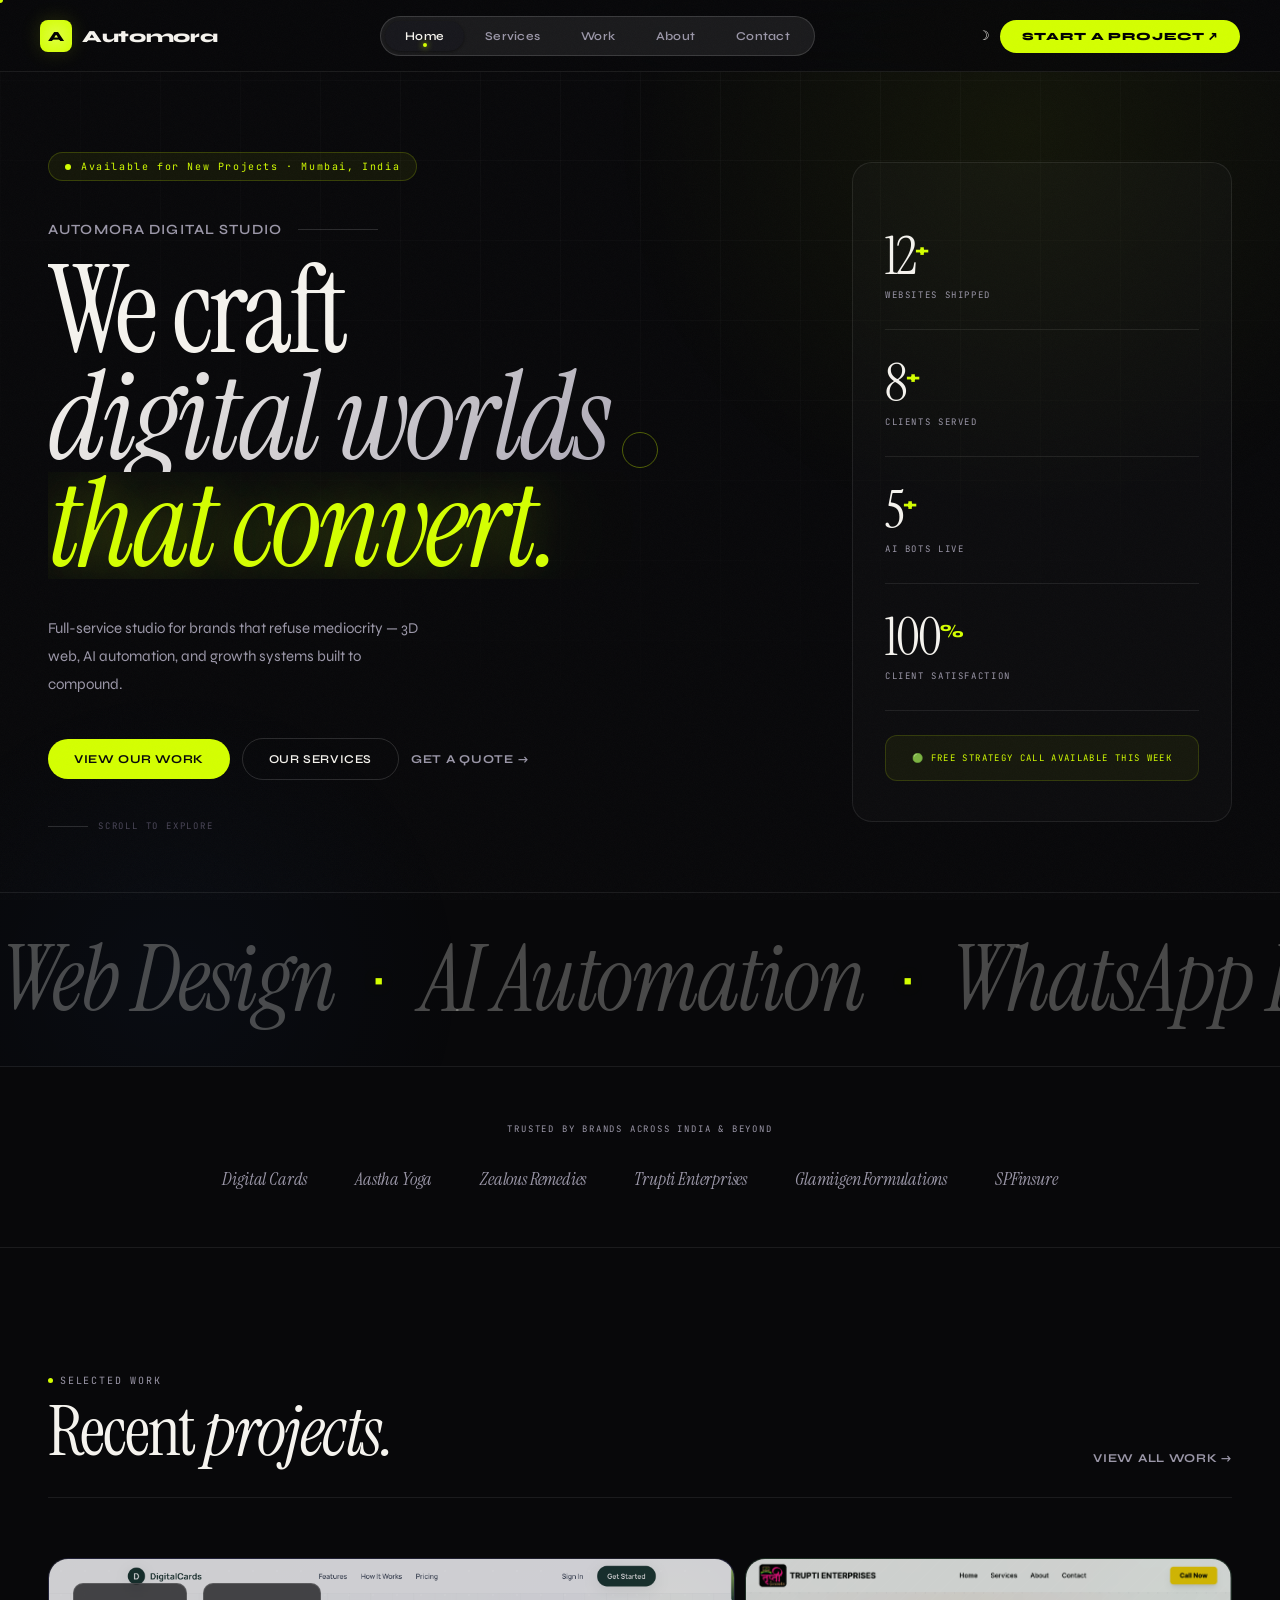
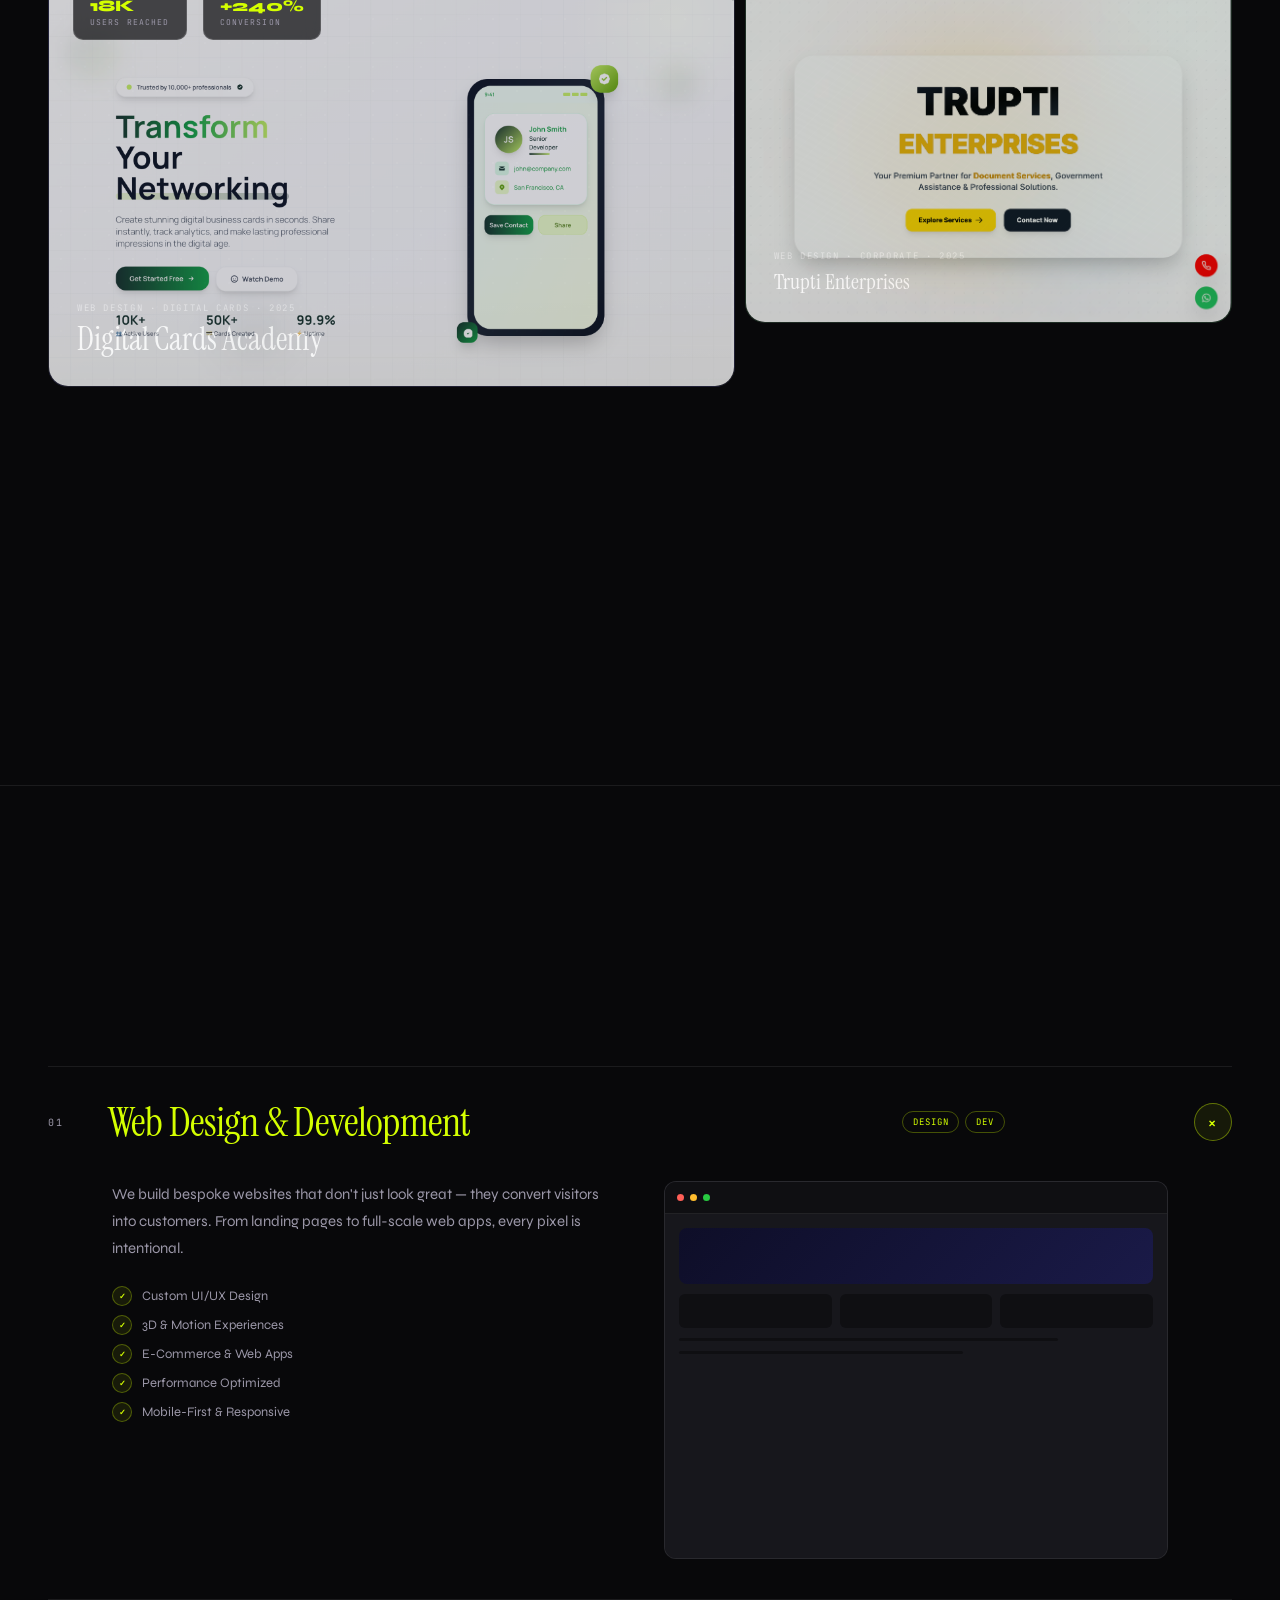
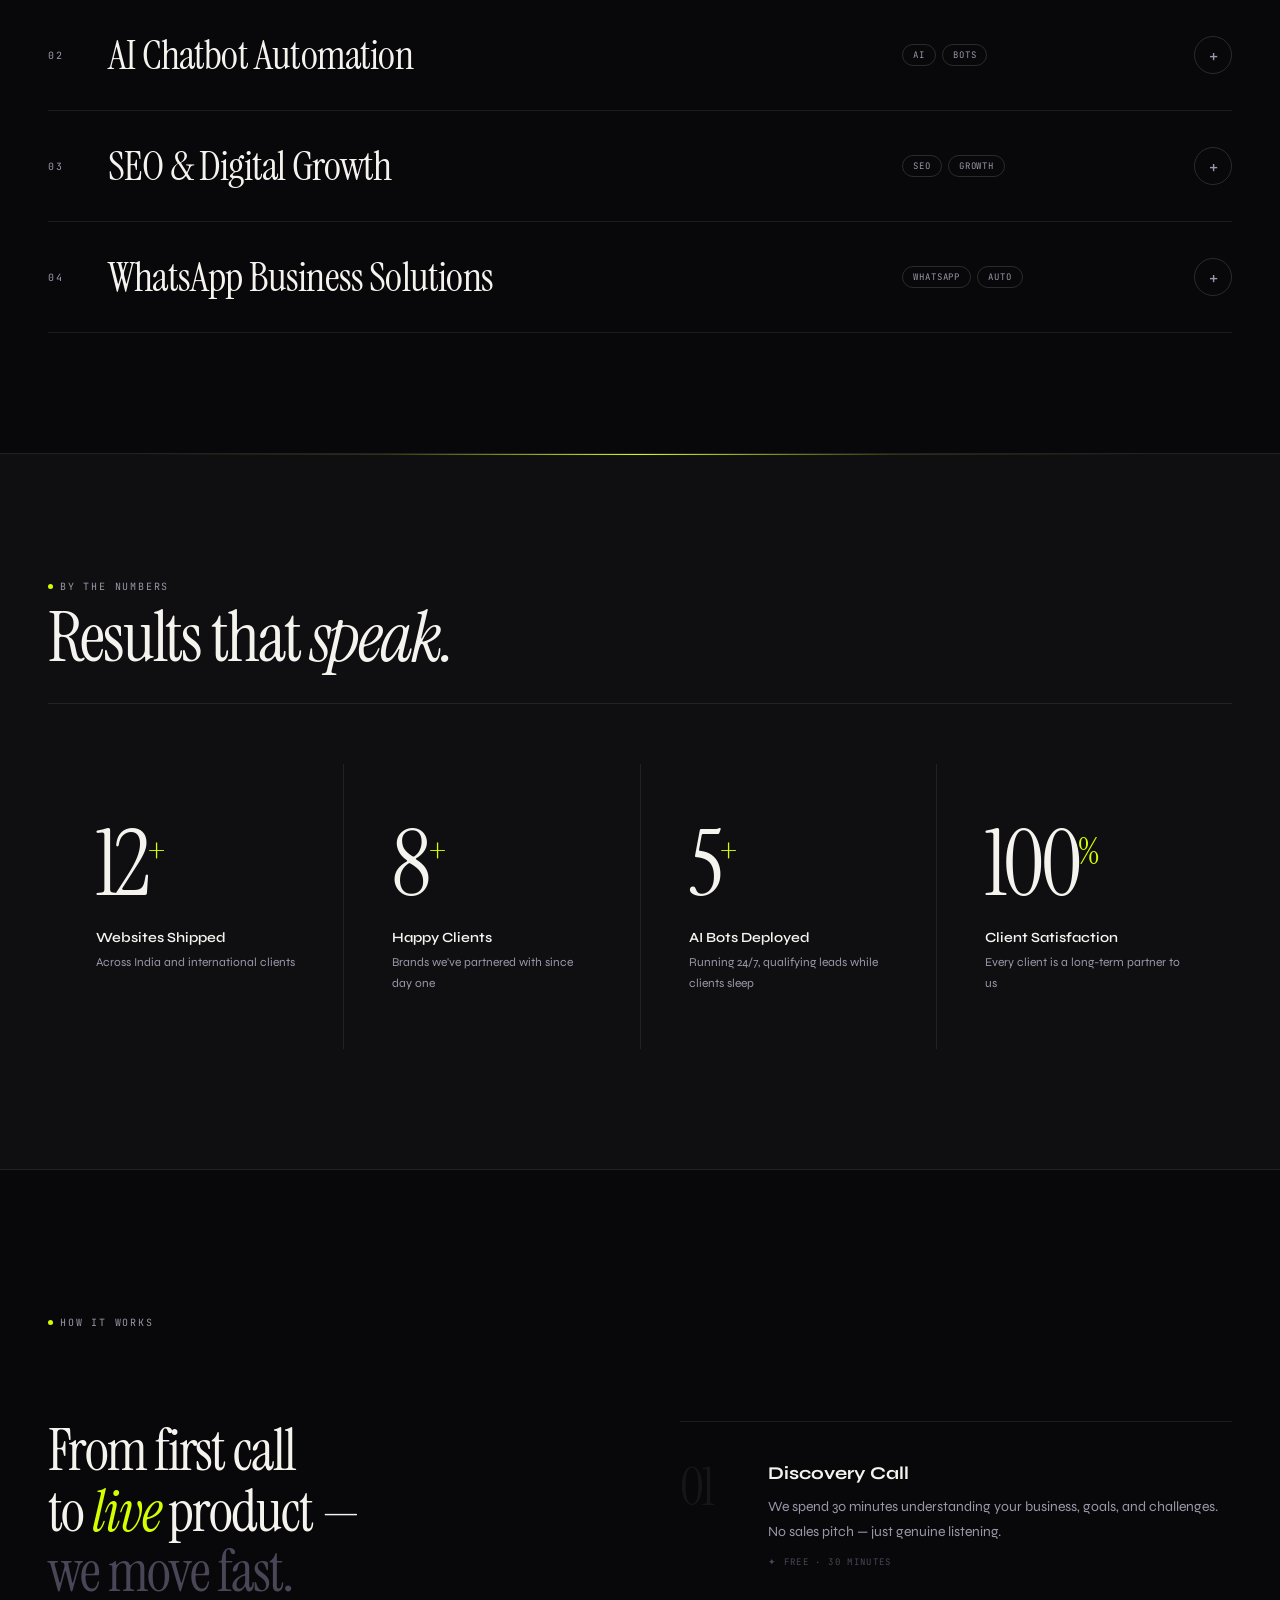
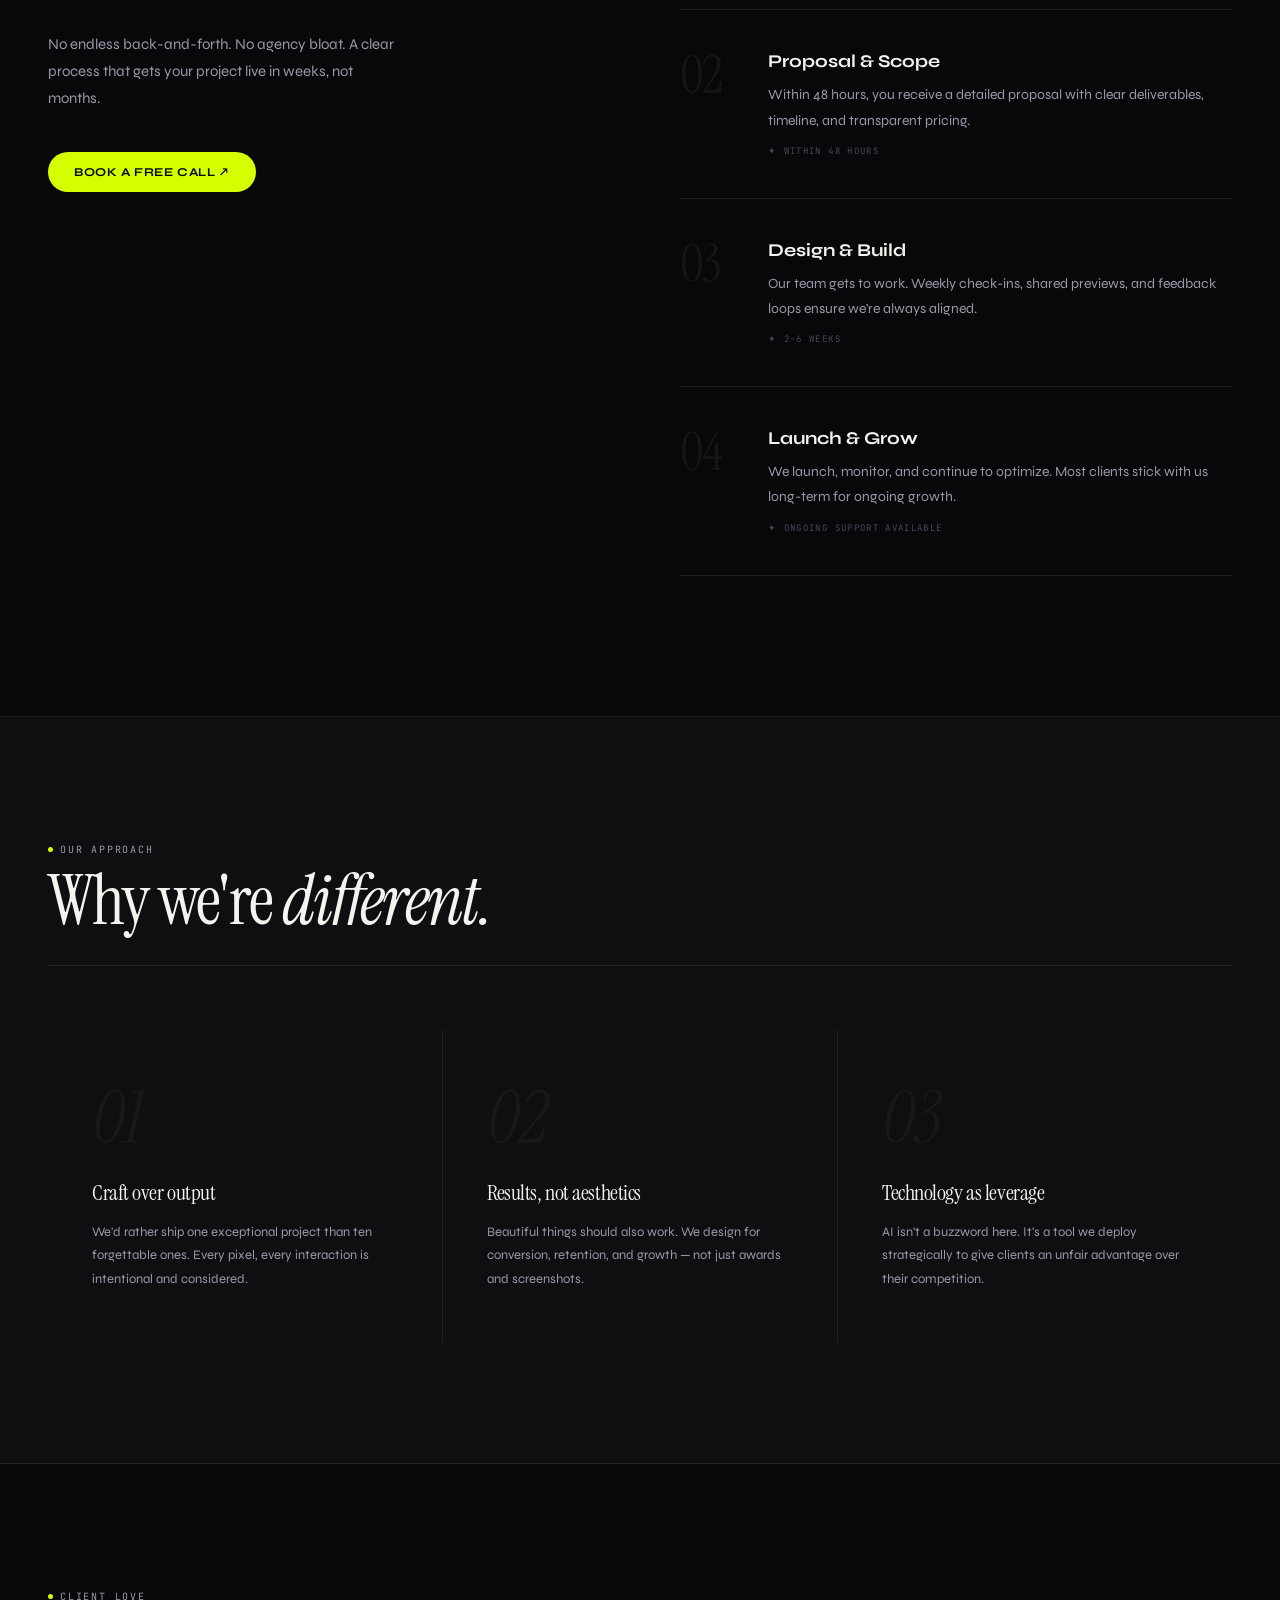
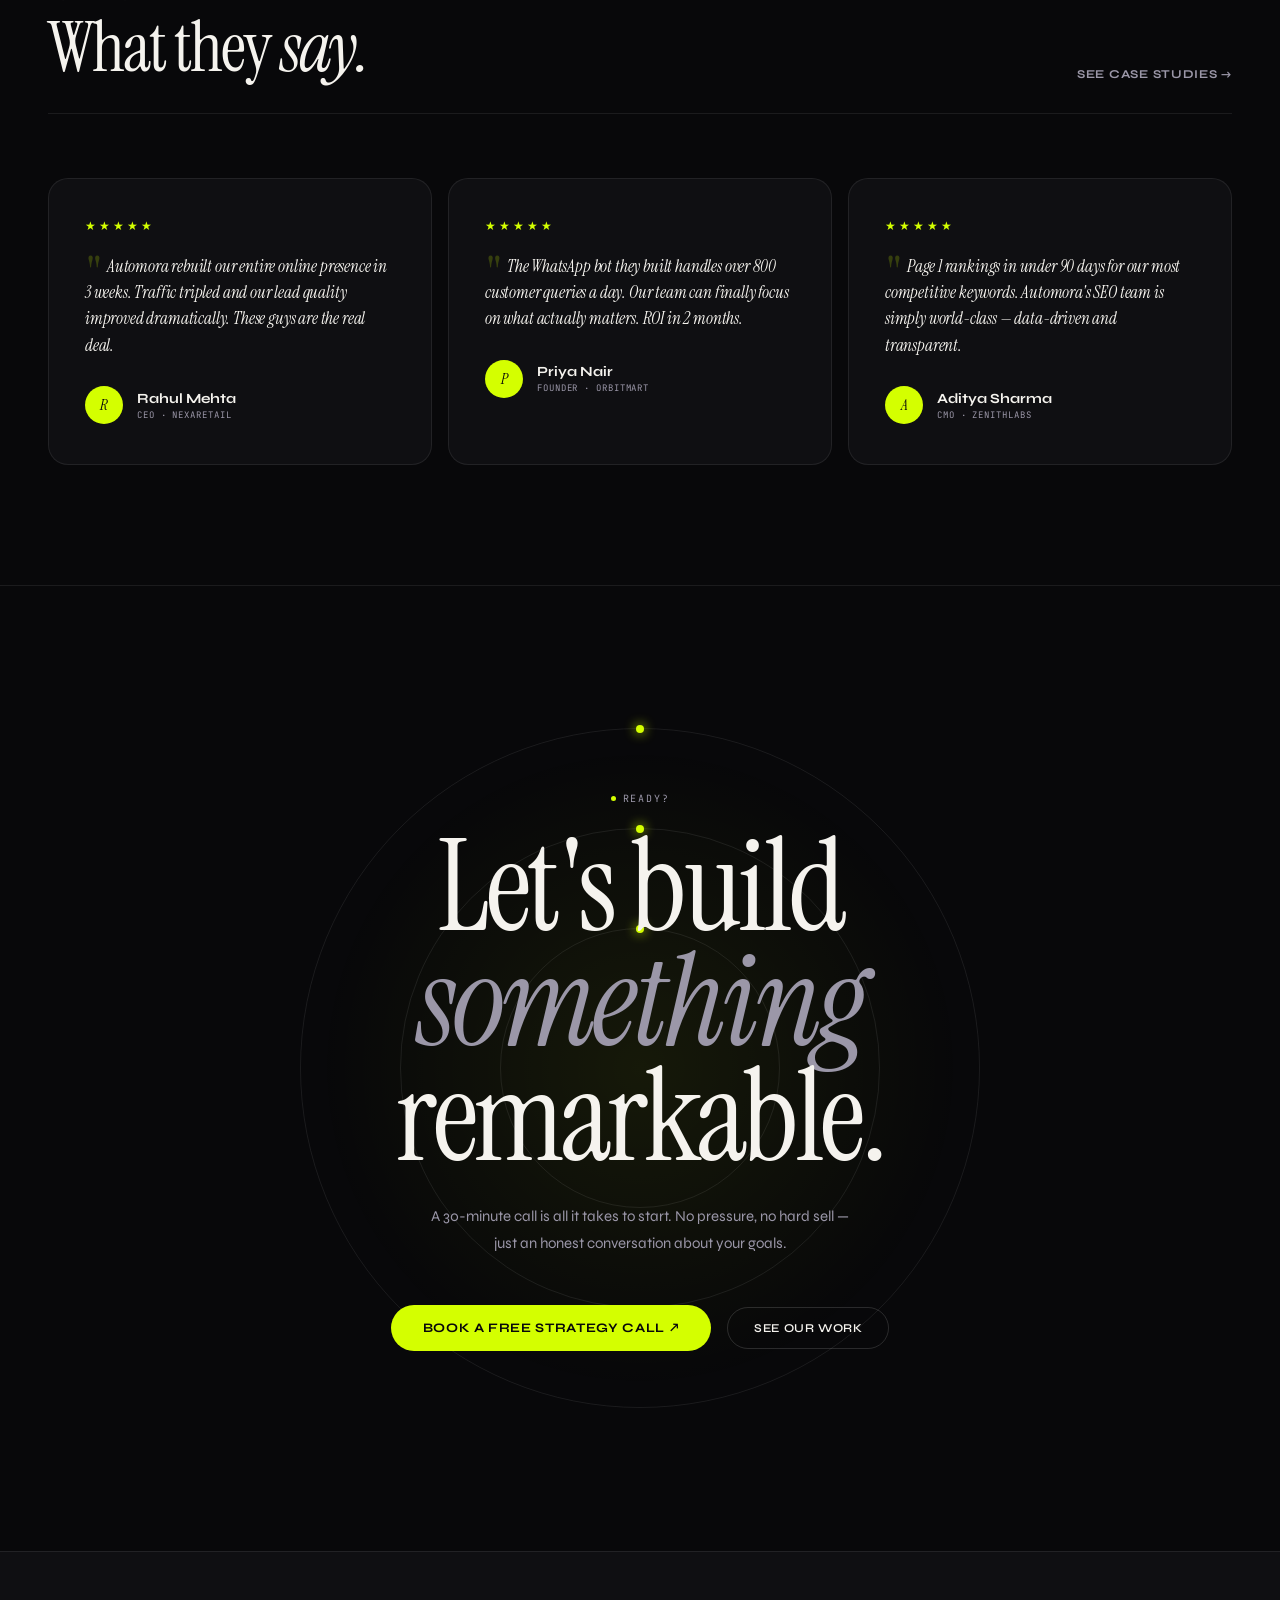
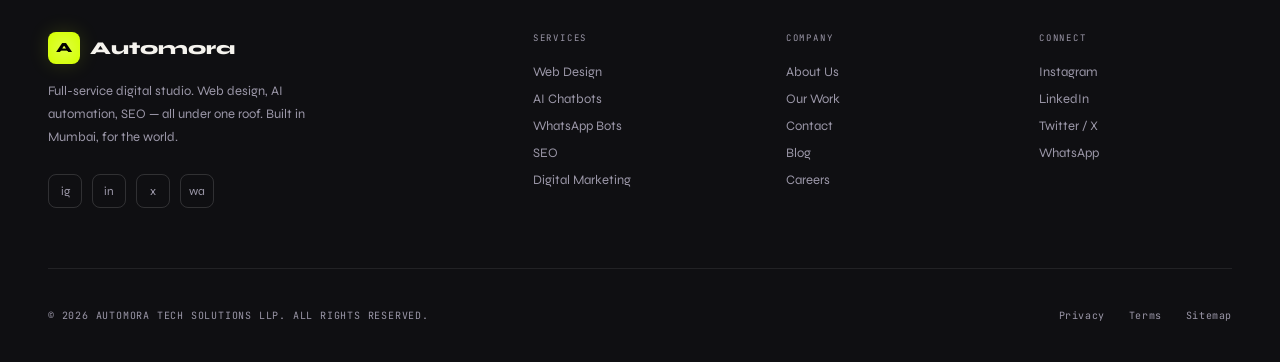
<file: automora_v3.html>
<!DOCTYPE html>
<html lang="en">
<head>
<meta charset="UTF-8">
<meta name="viewport" content="width=device-width, initial-scale=1.0">
<title>Automora — Digital Intelligence Studio</title>
<link rel="preconnect" href="https://fonts.googleapis.com">
<link href="https://fonts.googleapis.com/css2?family=Syne:wght@400;500;600;700;800&family=Instrument+Serif:ital@0;1&family=JetBrains+Mono:wght@300;400;500&display=swap" rel="stylesheet">
<style>
*,*::before,*::after{margin:0;padding:0;box-sizing:border-box;}
:root{
  --ink:#08080A;
  --ink2:#0F0F12;
  --ink3:#17171C;
  --wire:rgba(255,255,255,0.08);
  --wire2:rgba(255,255,255,0.14);
  --wire3:rgba(255,255,255,0.22);
  --smoke:#F5F3EE;
  --fog:#9B97A8;
  --ghost:#4A4658;
  --volt:#D4FF00;
  --volt2:#B8E000;
  --volt-glow:rgba(212,255,0,0.15);
  --volt-dim:rgba(212,255,0,0.08);
  --azure:#3D8BFF;
  --coral:#FF4D4D;
  --green:#25D366;
  --syne:'Syne',sans-serif;
  --serif:'Instrument Serif',serif;
  --mono:'JetBrains Mono',monospace;
  --r:16px;
  --nav-bg:rgba(8,8,10,0.88);
  --mob-bg:rgba(8,8,10,0.97);
  --theme-transition: background 0.4s ease, color 0.4s ease, border-color 0.4s ease;
}

/* ─── LIGHT THEME ─── */
[data-theme="light"]{
  --ink:#F8F7F4;
  --ink2:#EEECEA;
  --ink3:#E4E2DE;
  --wire:rgba(0,0,0,0.08);
  --wire2:rgba(0,0,0,0.14);
  --wire3:rgba(0,0,0,0.22);
  --smoke:#141214;
  --fog:#4A4655;
  --ghost:#8A8699;
  --volt:#8AAD00;
  --volt2:#7A9C00;
  --volt-glow:rgba(138,173,0,0.15);
  --volt-dim:rgba(138,173,0,0.08);
  --nav-bg:rgba(248,247,244,0.92);
  --mob-bg:rgba(248,247,244,0.98);
}
[data-theme="light"] .nav-blur{background:var(--nav-bg);}
[data-theme="light"] .mob-menu{background:var(--mob-bg);}
[data-theme="light"] .hero-grid-bg{
  background-image:
    linear-gradient(rgba(0,0,0,0.04) 1px,transparent 1px),
    linear-gradient(90deg,rgba(0,0,0,0.04) 1px,transparent 1px);
}
[data-theme="light"] .hero-blob{background:radial-gradient(ellipse,rgba(138,173,0,0.08) 0%,transparent 65%);}
[data-theme="light"] .hero-blob2{background:radial-gradient(ellipse,rgba(61,139,255,0.06) 0%,transparent 70%);}
[data-theme="light"] .hero-headline .w2{
  background:linear-gradient(135deg,var(--smoke) 0%,var(--fog) 100%);
  -webkit-background-clip:text;-webkit-text-fill-color:transparent;background-clip:text;
}
[data-theme="light"] .bg-a{background:linear-gradient(145deg,#d8d6f0 0%,#c8c6e0 60%,#d0ceea 100%);}
[data-theme="light"] .bg-b{background:linear-gradient(145deg,#c8e0cc 0%,#b8d4bc 100%);}
[data-theme="light"] .bg-c{background:linear-gradient(145deg,#e0c8c8 0%,#d4b8b8 100%);}
[data-theme="light"] .bg-d{background:linear-gradient(145deg,#c8cce0 0%,#b8bce4 100%);}
[data-theme="light"] .bg-e{background:linear-gradient(145deg,#e0dcc8 0%,#d4d0b4 100%);}
[data-theme="light"] .tci-1{background:linear-gradient(145deg,#c8cce0,#b8bce4);}
[data-theme="light"] .tci-2{background:linear-gradient(145deg,#c8e0cc,#b8d4bc);}
[data-theme="light"] .tci-3{background:linear-gradient(145deg,#e0c8c8,#d4b8b8);}
[data-theme="light"] .tci-4{background:linear-gradient(145deg,#d8dcd8,#c8d0c4);}
[data-theme="light"] .bc-stat{background:rgba(248,247,244,0.85);}
[data-theme="light"] .bc-stat .bcs-l{color:var(--fog);}
[data-theme="light"] .sv-bar,.sv-hero,.sv-card,.sv-line,.sv-chat,.sv-seo,.sv-chat-head{background:var(--ink2);border-color:var(--wire);}
[data-theme="light"] .sv-nm{color:var(--smoke);}
[data-theme="light"] .msg.bot{background:var(--ink3);color:var(--fog);}
[data-theme="light"] .msg.usr{background:var(--volt);color:#fff;}
[data-theme="light"] .spin-ring-text-fill{fill:#A0A0B0;}
[data-theme="light"] .cta-ring{border-color:rgba(0,0,0,0.08);}
[data-theme="light"] .nav-cta{background:var(--volt);color:#fff;}
[data-theme="light"] .btn-v{color:#fff;}
[data-theme="light"] .logo-mark::before{color:#fff;}
[data-theme="light"] .spin-orb span{color:#fff;}
[data-theme="light"] footer{background:var(--ink2);border-top:1px solid var(--wire);}
[data-theme="light"] .f-select{background-color:var(--ink2);}
[data-theme="light"] .f-select option{background:var(--ink2);color:var(--smoke);}
[data-theme="light"] .pkg-card.featured{border-color:rgba(138,173,0,0.4);background:linear-gradient(145deg,rgba(138,173,0,0.06) 0%,transparent 60%);}
[data-theme="light"] #c-ring{border-color:rgba(138,173,0,0.45);}
[data-theme="light"] #c-dot{background:var(--volt);}
[data-theme="light"] body.hover-active #c-ring{border-color:rgba(138,173,0,0.8);}
[data-theme="light"] ::-webkit-scrollbar-track{background:var(--ink);}
[data-theme="light"] ::-webkit-scrollbar-thumb{background:var(--volt);}
[data-theme="light"] .ticker-bar{border-top-color:var(--wire);}
[data-theme="light"] .t-item{color:rgba(20,18,20,0.22);}
[data-theme="light"] .trust-strip{border-bottom-color:var(--wire);}
[data-theme="light"] .svc-row:hover{background:rgba(0,0,0,0.02);}
[data-theme="light"] .svc-visual,.sv-content{background:var(--ink3);}
[data-theme="light"] .bc-info{background:linear-gradient(to top,rgba(200,198,210,0.9) 0%,rgba(200,198,210,0.5) 50%,transparent 100%);}
[data-theme="light"] .bc-cat{color:rgba(0,0,0,0.4);}
[data-theme="light"] .bc-title{color:rgba(0,0,0,0.85);}
[data-theme="light"] .hero-grid-bg{mask-image:radial-gradient(ellipse 80% 80% at 50% 0%,black 20%,transparent 100%);}
[data-theme="light"] .patt-dots{background-image:radial-gradient(circle,rgba(0,0,0,0.07) 1px,transparent 1px);}
[data-theme="light"] .patt-lines{background-image:repeating-linear-gradient(-45deg,transparent,transparent 10px,rgba(0,0,0,0.03) 10px,rgba(0,0,0,0.03) 11px);}
[data-theme="light"] .patt-grid{background-image:linear-gradient(rgba(0,0,0,0.04) 1px,transparent 1px),linear-gradient(90deg,rgba(0,0,0,0.04) 1px,transparent 1px);}
[data-theme="light"] .cta-glow{background:radial-gradient(ellipse,rgba(138,173,0,0.1) 0%,transparent 65%);}
[data-theme="light"] .phi-num{color:rgba(0,0,0,0.04);}
[data-theme="light"] .phi-card:hover .phi-num{color:rgba(138,173,0,0.06);}
[data-theme="light"] .svc-card-num{color:rgba(0,0,0,0.04);}
[data-theme="light"] .svc-card:hover .svc-card-num{color:rgba(138,173,0,0.06);}
[data-theme="light"] .manifesto-text .dim{color:var(--ghost);}
[data-theme="light"] .val-cell{background:var(--ink);}
[data-theme="light"] .val-cell:hover{background:var(--ink2);}
[data-theme="light"] .values-grid{background:var(--wire);}
[data-theme="light"] .team-card{background:var(--ink2);}
[data-theme="light"] .testi-card{background:var(--ink2);}
[data-theme="light"] .pkg-card{background:var(--ink);}
[data-theme="light"] .pkg-s{background:var(--ink2);}
[data-theme="light"] .svc-card{background:var(--ink);}
[data-theme="light"] .svc-cards-grid{background:var(--wire);}
[data-theme="light"] body::before{opacity:0.012;}
[data-theme="light"] .testi-quote::before{color:rgba(138,173,0,0.25);}
[data-theme="light"] .status-pill{background:rgba(138,173,0,0.08);border-color:rgba(138,173,0,0.25);color:var(--volt);}
[data-theme="light"] .s-pulse{background:var(--volt);}
[data-theme="light"] .feat-check,.pf-check{background:var(--volt-dim);border-color:rgba(138,173,0,0.3);color:var(--volt);}
[data-theme="light"] .stat-panel-cta{background:rgba(138,173,0,0.06);border-color:rgba(138,173,0,0.2);color:var(--volt);}
[data-theme="light"] .hero-stat-panel{background:rgba(0,0,0,0.03);border-color:var(--wire);}
[data-theme="light"] .bc-arrow:hover,.bc:hover .bc-arrow{background:var(--volt);color:#fff;border-color:var(--volt);}
[data-theme="light"] .wa-cta{background:rgba(37,211,102,0.07);border-color:rgba(37,211,102,0.2);}
[data-theme="light"] .wa-cta:hover{background:rgba(37,211,102,0.12);border-color:rgba(37,211,102,0.4);}
[data-theme="light"] .faq-item.open .faq-icon{border-color:rgba(138,173,0,0.5);color:var(--volt);}
[data-theme="light"] .svc-item.open .svc-toggle{border-color:rgba(138,173,0,0.5);background:rgba(138,173,0,0.08);color:var(--volt);}
[data-theme="light"] .svc-item.open .svc-tag{color:var(--volt);border-color:rgba(138,173,0,0.35);}
[data-theme="light"] .chip::before{background:var(--volt);}
[data-theme="light"] .soc-btn:hover{border-color:var(--volt);color:var(--volt);background:var(--volt-dim);}
[data-theme="light"] .wfb:hover,.wfb.on{background:var(--volt);color:#fff;border-color:var(--volt);}
[data-theme="light"] .tc-img::before{background:radial-gradient(ellipse 80% 80% at 50% 120%,rgba(138,173,0,0.08) 0%,transparent 100%);}
[data-theme="light"] .phi-card::before{background:radial-gradient(ellipse 60% 60% at 0% 100%,var(--volt-dim) 0%,transparent 100%);}
[data-theme="light"] .svc-card::before{background:radial-gradient(ellipse 70% 70% at 0% 100%,var(--volt-dim) 0%,transparent 100%);}
[data-theme="light"] .step-n{border-color:var(--wire2);color:var(--fog);}
[data-theme="light"] .ticker-label{background:var(--volt);color:#fff;}
[data-theme="light"] .t-sep{color:var(--volt);}
[data-theme="light"] .np:hover,.np.on{background:rgba(0,0,0,0.08);color:var(--smoke);}
[data-theme="light"] .np{color:var(--fog);}
[data-theme="light"] .nav-pills{background:rgba(0,0,0,0.04);border-color:var(--wire);}
[data-theme="light"] .ham span{background:var(--smoke);}
[data-theme="light"] .mob-link{color:var(--fog);}
[data-theme="light"] .mob-link:hover,.mob-link.on{color:var(--smoke);}
[data-theme="light"] .scroll-hint{color:var(--ghost);}
[data-theme="light"] .scroll-line{background:var(--wire2);}
[data-theme="light"] .svc-num{color:var(--ghost);}

html{font-size:16px;scroll-behavior:smooth;}
body{
  background:var(--ink);color:var(--smoke);
  font-family:var(--syne);overflow-x:hidden;
  -webkit-font-smoothing:antialiased;
  transition:background 0.4s ease, color 0.4s ease;
}
*,*::before,*::after{transition:background-color 0.35s ease, border-color 0.35s ease, color 0.35s ease, fill 0.35s ease;}
a{text-decoration:none;color:inherit;}
button{cursor:pointer;font-family:var(--syne);border:none;background:none;color:inherit;}
body{cursor:none;}

/* ═══════════════════════════════════
   ██ ENHANCED DESIGN ADDITIONS
═══════════════════════════════════ */

/* Floating label on hero */
.hero-eyebrow-ring{
  position:absolute;top:calc(72px + 48px);right:48px;
  width:140px;height:140px;
  animation:rotateUp 20s linear infinite;
  opacity:0.45;
  display:none;
}
@media(min-width:1200px){.hero-eyebrow-ring{display:block;}}

/* Hero headline upgrade — sharper gradient on w2 */
.hero-headline .w2{
  background:linear-gradient(135deg,#fff 0%,var(--fog) 100%);
  -webkit-background-clip:text;-webkit-text-fill-color:transparent;background-clip:text;
}

/* Pulsing volt dot accent in sections */
.section-volt-accent{
  display:inline-block;width:8px;height:8px;border-radius:50%;
  background:var(--volt);box-shadow:0 0 14px var(--volt);
  margin-right:10px;vertical-align:middle;
  animation:sp 2.5s ease-in-out infinite;
}

/* About page partner headline */
.partner-headline{
  font-family:var(--serif);font-size:clamp(18px,2vw,26px);
  color:var(--fog);font-style:italic;margin-bottom:60px;
  padding-left:48px;
  border-left:2px solid var(--volt);
  line-height:1.6;max-width:680px;
}

/* Team section — founders subtitle */
.team-founders-label{
  font-family:var(--mono);font-size:9px;letter-spacing:.2em;text-transform:uppercase;
  color:var(--ghost);margin-top:24px;text-align:center;
}

/* Enhanced section-header bottom border */
.section-header{
  display:flex;align-items:flex-end;justify-content:space-between;
  margin-bottom:60px;
  padding-bottom:32px;
  border-bottom:1px solid var(--wire);
}

/* Work page — add bottom padding for spacing before footer */
#page-work{padding-bottom:0;}

/* Services page extra spacing fix */
#page-services .svc-cards-grid{margin-top:0;}

/* Responsive team grid for 2 partners */
@media(max-width:640px){
  .team-partner-grid{grid-template-columns:1fr !important;max-width:100% !important;}
}

/* Footer enhanced */
footer{background:var(--ink2);border-top:1px solid var(--wire);padding:80px 0 48px;}

/* Manifesto pull-quote line */
.manifesto-s{padding:100px 0;border-bottom:1px solid var(--wire);}

/* Nav enhanced active indicator */
.np.on{
  background:var(--ink3);color:var(--smoke);
  box-shadow:0 1px 3px rgba(0,0,0,.4);
  position:relative;
}
.np.on::after{
  content:'';position:absolute;bottom:4px;left:50%;transform:translateX(-50%);
  width:4px;height:4px;border-radius:50%;background:var(--volt);
  box-shadow:0 0 6px var(--volt);
}

/* Hover glow on logo mark */
.logo-mark{
  transition:box-shadow .3s;
}
.logo:hover .logo-mark{
  box-shadow:0 0 30px var(--volt-glow);
}

/* Smooth page transitions */
.page.on{
  animation:pageFadeIn .4s cubic-bezier(.23,1,.32,1) both;
}
@keyframes pageFadeIn{from{opacity:0;transform:translateY(12px);}to{opacity:1;transform:none;}}


  display:flex;align-items:center;justify-content:center;
  width:40px;height:40px;border-radius:50%;
  border:1px solid var(--wire2);
  background:var(--ink2);
  color:var(--fog);font-size:15px;
  transition:border-color 0.2s,color 0.2s,background 0.2s,box-shadow 0.2s;
  position:relative;z-index:1;
  flex-shrink:0;
  overflow:hidden;
}
.theme-toggle:hover{
  border-color:var(--volt);color:var(--volt);
  background:var(--volt-dim);
  box-shadow:0 0 16px var(--volt-glow);
}
[data-theme="light"] .theme-toggle{background:rgba(0,0,0,0.04);}
.theme-icon-light{display:none;}
[data-theme="light"] .theme-icon-dark{display:none;}
[data-theme="light"] .theme-icon-light{display:flex;align-items:center;justify-content:center;}

/* ─── GRAIN OVERLAY ─── */
body::before{
  content:'';position:fixed;inset:0;z-index:9998;pointer-events:none;
  opacity:.028;
  background-image:url("data:image/svg+xml,%3Csvg viewBox='0 0 256 256' xmlns='http://www.w3.org/2000/svg'%3E%3Cfilter id='noise'%3E%3CfeTurbulence type='fractalNoise' baseFrequency='0.9' numOctaves='4' stitchTiles='stitch'/%3E%3C/filter%3E%3Crect width='100%25' height='100%25' filter='url(%23noise)'/%3E%3C/svg%3E");
  background-size:180px 180px;
}

/* ─── CUSTOM CURSOR ─── */
#c-dot,#c-ring{position:fixed;pointer-events:none;z-index:9999;border-radius:50%;transform:translate(-50%,-50%);}
#c-dot{width:6px;height:6px;background:var(--volt);transition:width .25s,height .25s,opacity .25s;}
#c-ring{
  width:36px;height:36px;
  border:1px solid rgba(212,255,0,.35);
  transition:width .45s cubic-bezier(.23,1,.32,1),height .45s cubic-bezier(.23,1,.32,1),border-color .3s;
}
body.hover-active #c-dot{width:3px;height:3px;}
body.hover-active #c-ring{width:56px;height:56px;border-color:rgba(212,255,0,.6);}

/* ─── SCROLLBAR ─── */
::-webkit-scrollbar{width:2px;}
::-webkit-scrollbar-track{background:var(--ink);}
::-webkit-scrollbar-thumb{background:var(--volt);}

/* ═══════════════════════════════════
   PAGE SYSTEM
═══════════════════════════════════ */
.page{display:none;}
.page.on{display:block;}

/* ═══════════════════════════════════
   NAV
═══════════════════════════════════ */
nav{
  position:fixed;top:0;left:0;right:0;z-index:900;
  padding:0 40px;height:72px;
  display:flex;align-items:center;justify-content:space-between;
  gap:24px;
}
.nav-blur{
  position:absolute;inset:0;
  background:rgba(8,8,10,.85);
  backdrop-filter:blur(40px) saturate(180%);-webkit-backdrop-filter:blur(40px) saturate(180%);
  border-bottom:1px solid var(--wire);
}
[data-theme="light"] .nav-blur{background:rgba(248,247,244,.9);}
.nav-left,.nav-center,.nav-right{position:relative;z-index:1;display:flex;align-items:center;}
.nav-right{gap:10px;}
.logo{
  display:flex;align-items:center;gap:10px;
  font-family:var(--syne);font-size:17px;font-weight:800;letter-spacing:-.02em;
  color:var(--smoke);
}
.logo-mark{
  width:32px;height:32px;border-radius:8px;
  background:var(--volt);
  display:flex;align-items:center;justify-content:center;
  position:relative;overflow:hidden;
  box-shadow:0 0 20px var(--volt-glow);
  flex-shrink:0;
}
.logo-mark::before{
  content:'A';
  font-family:var(--syne);font-size:14px;font-weight:800;
  color:#000;position:relative;z-index:1;
}
.logo-mark::after{
  content:'';position:absolute;
  width:150%;height:150%;
  background:radial-gradient(circle,rgba(255,255,255,.25) 0%,transparent 65%);
  top:-25%;left:-25%;
}
/* Nav pills — centered pill group */
.nav-pills{
  display:flex;gap:1px;
  background:var(--wire);
  border:1px solid var(--wire2);
  border-radius:100px;padding:4px;
  box-shadow:0 0 0 1px transparent;
}
.np{
  font-size:12px;font-weight:600;letter-spacing:.02em;
  color:var(--fog);padding:8px 20px;border-radius:100px;
  transition:background .2s,color .2s;white-space:nowrap;
}
.np:hover{background:rgba(255,255,255,.06);color:var(--smoke);}
.np.on{
  background:var(--ink3);color:var(--smoke);
  box-shadow:0 1px 3px rgba(0,0,0,.4);
}
[data-theme="light"] .np.on{background:#fff;box-shadow:0 1px 4px rgba(0,0,0,.1);}
[data-theme="light"] .np:hover{background:rgba(0,0,0,.05);}

/* Nav right side */
.nav-cta{
  display:flex;align-items:center;gap:8px;
  background:var(--volt);color:#000;
  font-size:11px;font-weight:800;letter-spacing:.06em;text-transform:uppercase;
  padding:10px 22px;border-radius:100px;
  transition:transform .2s,box-shadow .2s,background .2s;
  white-space:nowrap;flex-shrink:0;
}
.nav-cta:hover{transform:scale(.97);box-shadow:0 0 30px 6px var(--volt-glow);}
[data-theme="light"] .nav-cta{color:#000;}

/* Mobile hamburger */
.ham{
  display:none;flex-direction:column;gap:5px;padding:6px;
  position:relative;z-index:1;
}
.ham span{width:22px;height:2px;background:var(--smoke);border-radius:2px;transition:all .3s;}
.ham.open span:nth-child(1){transform:translateY(7px) rotate(45deg);}
.ham.open span:nth-child(2){opacity:0;}
.ham.open span:nth-child(3){transform:translateY(-7px) rotate(-45deg);}
.mob-menu{
  position:fixed;top:72px;left:0;right:0;
  background:rgba(8,8,10,.97);
  backdrop-filter:blur(40px);
  border-bottom:1px solid var(--wire);
  padding:28px 28px 36px;
  display:none;flex-direction:column;gap:0;
  z-index:899;
}
[data-theme="light"] .mob-menu{background:rgba(248,247,244,.98);}
.mob-menu.open{display:flex;}
.mob-link{
  font-size:22px;font-family:var(--serif);
  padding:14px 0;border-bottom:1px solid var(--wire);
  color:var(--fog);transition:color .2s;text-align:left;
}
.mob-link:hover,.mob-link.on{color:var(--smoke);}
.mob-cta{margin-top:24px;}

/* ═══════════════════════════════════
   REVEAL ANIMATION
═══════════════════════════════════ */
.rv{
  opacity:0;transform:translateY(36px);
  transition:opacity .85s cubic-bezier(.23,1,.32,1),transform .85s cubic-bezier(.23,1,.32,1);
}
.rv.d1{transition-delay:.08s;}.rv.d2{transition-delay:.18s;}.rv.d3{transition-delay:.3s;}.rv.d4{transition-delay:.45s;}.rv.d5{transition-delay:.6s;}
.rv.show{opacity:1;transform:none;}

/* Line-by-line hero title reveal (from elite.html) */
.line-rv{overflow:hidden;}
.line-rv span{
  display:block;transform:translateY(100%);
  animation:lineUp .9s cubic-bezier(.23,1,.32,1) both;
}
.line-rv:nth-child(2) span{animation-delay:.08s;}
.line-rv:nth-child(3) span{animation-delay:.16s;}
.line-rv:nth-child(4) span{animation-delay:.24s;}
@keyframes lineUp{to{transform:translateY(0);}}

/* ═══════════════════════════════════
   SHARED UTILS
═══════════════════════════════════ */
.wrap{max-width:1440px;margin:0 auto;padding:0 48px;}
.chip{
  display:inline-flex;align-items:center;gap:7px;
  font-family:var(--mono);font-size:10px;letter-spacing:.18em;text-transform:uppercase;
  color:var(--fog);
}
.chip::before{content:'';width:5px;height:5px;border-radius:50%;background:var(--volt);}
.h-xl{font-family:var(--serif);font-size:clamp(64px,10vw,160px);line-height:.9;letter-spacing:-.03em;font-weight:400;}
.h-xl em{font-style:italic;color:var(--fog);}
.h-lg{font-family:var(--serif);font-size:clamp(42px,5.5vw,88px);line-height:.93;letter-spacing:-.03em;font-weight:400;}
.h-lg em{font-style:italic;}
.body-t{font-size:15px;line-height:1.8;color:var(--fog);font-weight:400;}
/* Improved text visibility for all secondary text */
.hero-sub{font-size:15px;line-height:1.85;color:var(--fog);max-width:380px;margin-bottom:40px;opacity:1;}
.section-header{
  display:flex;align-items:flex-end;justify-content:space-between;
  margin-bottom:60px;
}

/* Buttons */
.btn-v{
  display:inline-flex;align-items:center;gap:9px;
  background:var(--volt);color:var(--ink);
  font-size:12px;font-weight:700;letter-spacing:.05em;text-transform:uppercase;
  padding:13px 26px;border-radius:100px;
  transition:transform .2s,box-shadow .3s;
  position:relative;overflow:hidden;
}
.btn-v:hover{transform:scale(.97);box-shadow:0 0 40px 4px var(--volt-glow);}
.btn-o{
  display:inline-flex;align-items:center;gap:9px;
  background:transparent;border:1px solid var(--wire2);color:var(--smoke);
  font-size:12px;font-weight:600;letter-spacing:.05em;text-transform:uppercase;
  padding:13px 26px;border-radius:100px;
  transition:border-color .2s,background .2s;
}
.btn-o:hover{border-color:var(--wire3);background:rgba(255,255,255,.04);}
.btn-link{
  display:inline-flex;align-items:center;gap:8px;
  font-size:12px;font-weight:700;letter-spacing:.06em;text-transform:uppercase;
  color:var(--fog);transition:color .2s,gap .2s;
}
.btn-link:hover{color:var(--smoke);gap:14px;}

/* ═══════════════════════════════════
   ██ HOME — HERO
═══════════════════════════════════ */
.hero{
  min-height:100vh;padding-top:72px;
  display:flex;flex-direction:column;
  position:relative;overflow:hidden;
}

/* Animated grid */
.hero-grid-bg{
  position:absolute;inset:0;pointer-events:none;
  background-image:
    linear-gradient(rgba(255,255,255,.025) 1px,transparent 1px),
    linear-gradient(90deg,rgba(255,255,255,.025) 1px,transparent 1px);
  background-size:80px 80px;
  mask-image:radial-gradient(ellipse 80% 80% at 50% 0%,black 20%,transparent 100%);
}

/* Volt blob */
.hero-blob{
  position:absolute;top:-30%;right:-15%;
  width:900px;height:900px;border-radius:50%;
  background:radial-gradient(ellipse,rgba(212,255,0,.055) 0%,transparent 65%);
  pointer-events:none;
  animation:blobFloat 8s ease-in-out infinite;
}
@keyframes blobFloat{0%,100%{transform:translateY(0);}50%{transform:translateY(40px);}}
.hero-blob2{
  position:absolute;bottom:-20%;left:-10%;
  width:600px;height:600px;border-radius:50%;
  background:radial-gradient(ellipse,rgba(61,139,255,.04) 0%,transparent 70%);
  pointer-events:none;
  animation:blobFloat 12s ease-in-out infinite reverse;
}

/* Hero layout: LEFT text + RIGHT stat panel (from elite.html) */
.hero-main{
  flex:1;display:grid;grid-template-columns:1fr 380px;
  gap:80px;align-items:center;
  padding:80px 48px 60px;
  max-width:1440px;margin:0 auto;width:100%;
  position:relative;z-index:2;
}

/* Status pill */
.status-pill{
  display:inline-flex;align-items:center;gap:10px;
  background:rgba(212,255,0,.06);border:1px solid rgba(212,255,0,.18);
  border-radius:100px;padding:7px 16px;
  font-family:var(--mono);font-size:10px;letter-spacing:.16em;
  color:var(--volt);margin-bottom:40px;width:fit-content;
}
.s-pulse{width:6px;height:6px;border-radius:50%;background:var(--volt);animation:sp 2s ease-in-out infinite;}
@keyframes sp{0%,100%{opacity:1;transform:scale(1);}50%{opacity:.35;transform:scale(.8);}}

/* Hero type */
.hero-t1{
  font-family:var(--syne);font-size:clamp(13px,1.1vw,18px);
  font-weight:600;letter-spacing:.08em;text-transform:uppercase;
  color:var(--fog);margin-bottom:20px;
  display:flex;align-items:center;gap:16px;
}
.hero-t1::after{content:'';flex:1;max-width:80px;height:1px;background:var(--wire2);}

.hero-headline{
  font-family:var(--serif);
  font-size:clamp(64px,9.5vw,148px);
  line-height:.88;letter-spacing:-.03em;
  margin-bottom:36px;
}
.hero-headline .w1{display:block;}
.hero-headline .w2{
  display:block;font-style:italic;
  background:linear-gradient(135deg,var(--smoke) 0%,var(--fog) 100%);
  -webkit-background-clip:text;-webkit-text-fill-color:transparent;background-clip:text;
}
.hero-headline .w3{
  display:block;color:var(--volt);font-style:italic;
  text-shadow:0 0 120px rgba(212,255,0,.45),0 0 40px rgba(212,255,0,.2);
}

.hero-btns{display:flex;gap:12px;align-items:center;flex-wrap:wrap;}

/* Scroll indicator (from website.html) */
.scroll-hint{
  display:flex;align-items:center;gap:10px;
  margin-top:40px;
  font-family:var(--mono);font-size:9px;letter-spacing:.2em;text-transform:uppercase;
  color:var(--ghost);
}
.scroll-line{width:40px;height:1px;background:var(--wire2);}

/* Right stat panel (from elite.html) */
.hero-stat-panel{
  background:rgba(255,255,255,.02);
  border:1px solid var(--wire);
  border-radius:20px;padding:40px 32px;
  display:flex;flex-direction:column;gap:0;
}
.stat-cell{
  padding:28px 0;border-bottom:1px solid var(--wire);
  display:flex;flex-direction:column;gap:6px;
}
.stat-cell:last-child{border-bottom:none;}
.stat-n{
  font-family:var(--serif);font-size:52px;
  letter-spacing:-.04em;line-height:1;color:var(--smoke);
}
.stat-n sup{font-family:var(--syne);font-size:.35em;vertical-align:super;color:var(--volt);font-weight:800;}
.stat-l{font-family:var(--mono);font-size:9px;letter-spacing:.18em;text-transform:uppercase;color:var(--fog);}
.stat-panel-cta{
  margin-top:24px;
  background:rgba(212,255,0,.05);border:1px solid rgba(212,255,0,.15);
  border-radius:12px;padding:16px;text-align:center;
  font-family:var(--mono);font-size:9px;letter-spacing:.15em;text-transform:uppercase;color:var(--volt);
}

/* Ticker — Giant floating marquee */
.ticker-bar{
  border-top:1px solid var(--wire);
  border-bottom:1px solid var(--wire);
  position:relative;z-index:2;
  overflow:hidden;
  padding:28px 0;
  background:transparent;
}
.ticker-label{display:none;}
.ticker-scroll{overflow:hidden;width:100%;}
.ticker-track{
  display:flex;align-items:center;
  animation:tickerMove 28s linear infinite;
  width:max-content;
}
.t-item{
  display:flex;align-items:center;gap:0;
  font-family:var(--serif);font-size:clamp(52px,7vw,96px);
  font-style:italic;letter-spacing:-.02em;
  color:rgba(245,243,238,0.28);
  padding:0;white-space:nowrap;
  transition:color 0.3s ease;
  cursor:default;
}
.t-item:hover{color:rgba(245,243,238,0.95);}
.t-sep{
  color:var(--volt);font-size:clamp(14px,2vw,28px);
  font-style:normal;font-family:var(--syne);
  margin:0 clamp(24px,3vw,56px);
  display:inline-block;vertical-align:middle;
  line-height:1;
  text-shadow:0 0 20px var(--volt-glow);
  transition:none;
}
[data-theme="light"] .t-item{color:rgba(20,18,20,0.22);}
[data-theme="light"] .t-item:hover{color:rgba(20,18,20,0.9);}
@keyframes tickerMove{from{transform:translateX(0);}to{transform:translateX(-50%);}}

/* ═══════════════════════════════════
   HOME — LOGO/TRUST STRIP
═══════════════════════════════════ */
.trust-strip{
  padding:56px 0;
  border-bottom:1px solid var(--wire);
}
.trust-label{
  font-family:var(--mono);font-size:9px;letter-spacing:.2em;text-transform:uppercase;
  color:var(--fog);text-align:center;margin-bottom:32px;
}
.trust-logos{
  display:flex;align-items:center;justify-content:center;gap:48px;flex-wrap:wrap;
}
.trust-logo{
  font-family:var(--serif);font-size:18px;color:var(--fog);
  letter-spacing:-.01em;transition:color .3s;
  font-style:italic;
}
.trust-logo:hover{color:var(--fog);}

/* ═══════════════════════════════════
   HOME — WORK BENTO
═══════════════════════════════════ */
.work-bento-s{padding:120px 0 0;}
.bento-grid{
  display:grid;grid-template-columns:repeat(12,1fr);
  grid-auto-rows:auto;gap:10px;
}
.bc{
  border-radius:20px;overflow:hidden;position:relative;
  cursor:pointer;
  transition:transform .5s cubic-bezier(.23,1,.32,1),box-shadow .4s;
  border:1px solid var(--wire);
}
.bc:hover{transform:translateY(-6px) scale(1.01);box-shadow:0 40px 80px -20px rgba(0,0,0,.5);}
.bc1{grid-column:span 7;aspect-ratio:16/10;}
.bc2{grid-column:span 5;aspect-ratio:4/3;}
.bc3{grid-column:span 4;aspect-ratio:1;}
.bc4{grid-column:span 4;aspect-ratio:1;}
.bc5{grid-column:span 4;aspect-ratio:1;}

.bcv{position:absolute;inset:0;}
.bg-a{background:linear-gradient(145deg,#0B0B18 0%,#0e0e28 60%,#0A0A14 100%);}
.bg-b{background:linear-gradient(145deg,#0B1810 0%,#0d2214 100%);}
.bg-c{background:linear-gradient(145deg,#180B0B 0%,#220d0d 100%);}
.bg-d{background:linear-gradient(145deg,#0B0B18 0%,#181040 100%);}
.bg-e{background:linear-gradient(145deg,#181008 0%,#1f1a06 100%);}

.bc-pattern{position:absolute;inset:0;pointer-events:none;overflow:hidden;}
.patt-dots{background-image:radial-gradient(circle,rgba(255,255,255,.05) 1px,transparent 1px);background-size:24px 24px;}
.patt-lines{background-image:repeating-linear-gradient(-45deg,transparent,transparent 10px,rgba(255,255,255,.02) 10px,rgba(255,255,255,.02) 11px);}
.patt-grid{
  background-image:linear-gradient(rgba(255,255,255,.03) 1px,transparent 1px),linear-gradient(90deg,rgba(255,255,255,.03) 1px,transparent 1px);
  background-size:30px 30px;
}
.bc-orb{position:absolute;width:200px;height:200px;border-radius:50%;pointer-events:none;top:-40px;right:-40px;}
.bc-stats{
  position:absolute;top:24px;left:24px;
  display:flex;gap:16px;z-index:2;
}
.bc-stat{
  background:rgba(8,8,10,.7);backdrop-filter:blur(8px);
  border:1px solid var(--wire2);border-radius:10px;padding:12px 16px;
}
.bcs-n{font-family:var(--syne);font-size:16px;font-weight:800;color:var(--volt);}
.bcs-l{font-family:var(--mono);font-size:8px;letter-spacing:.14em;text-transform:uppercase;color:var(--fog);margin-top:2px;}
.bc-info{
  position:absolute;bottom:0;left:0;right:0;padding:28px;
  background:linear-gradient(to top,rgba(0,0,0,.85) 0%,rgba(0,0,0,.4) 50%,transparent 100%);
}
.bc-cat{font-family:var(--mono);font-size:9px;letter-spacing:.18em;text-transform:uppercase;color:rgba(255,255,255,0.5);margin-bottom:7px;}
.bc-title{font-family:var(--serif);font-size:22px;color:rgba(255,255,255,.92);line-height:1.15;}
.bc1 .bc-title{font-size:32px;}
.bc-arrow{
  position:absolute;top:20px;right:20px;
  width:38px;height:38px;border-radius:50%;
  background:rgba(255,255,255,.07);border:1px solid rgba(255,255,255,.1);
  display:flex;align-items:center;justify-content:center;
  font-size:14px;opacity:0;
  transition:opacity .3s,transform .3s,background .3s;
  transform:scale(.7) rotate(-45deg);
}
.bc:hover .bc-arrow{opacity:1;transform:scale(1) rotate(0deg);background:var(--volt);border-color:var(--volt);color:var(--ink);}

.bc img{
  position:absolute;inset:0;width:100%;height:100%;
  object-fit:contain;object-position:center;
  opacity:0.8;z-index:1;
  transition:opacity .6s ease,transform .6s ease;
}
.bc:hover img{opacity:1;transform:scale(1.05);}

/* ═══════════════════════════════════
   HOME — SERVICES ACCORDION
═══════════════════════════════════ */
.svc-s{padding:120px 0;border-top:1px solid var(--wire);}
.svc-inner{max-width:1440px;margin:0 auto;padding:0 48px;}
.svc-top-row{display:grid;grid-template-columns:1fr 1fr;gap:80px;align-items:end;margin-bottom:64px;}
.svc-list{border-top:1px solid var(--wire);}
.svc-item{border-bottom:1px solid var(--wire);}
.svc-row{
  display:flex;align-items:center;gap:32px;padding:28px 0;cursor:pointer;
  transition:background .2s;
}
.svc-row:hover{background:rgba(255,255,255,.01);}
.svc-num{font-family:var(--mono);font-size:10px;letter-spacing:.2em;color:var(--fog);width:28px;flex-shrink:0;}
.svc-name{
  flex:1;
  font-family:var(--serif);font-size:clamp(26px,3.2vw,44px);
  letter-spacing:-.02em;color:var(--smoke);transition:color .3s;
}
.svc-item.open .svc-name{color:var(--volt);}
.svc-tag-row{display:flex;gap:6px;width:260px;flex-shrink:0;}
.svc-tag{
  font-family:var(--mono);font-size:9px;letter-spacing:.1em;text-transform:uppercase;
  color:var(--fog);border:1px solid var(--wire2);padding:4px 10px;border-radius:100px;
  transition:color .3s,border-color .3s;
}
.svc-item.open .svc-tag{color:var(--volt);border-color:rgba(212,255,0,.3);}
.svc-toggle{
  width:38px;height:38px;border-radius:50%;border:1px solid var(--wire2);
  display:flex;align-items:center;justify-content:center;
  color:var(--fog);font-size:20px;flex-shrink:0;
  transition:transform .4s cubic-bezier(.23,1,.32,1),border-color .3s,color .3s,background .3s;
}
.svc-item.open .svc-toggle{transform:rotate(45deg);border-color:rgba(212,255,0,.4);background:rgba(212,255,0,.07);color:var(--volt);}
.svc-body{max-height:0;overflow:hidden;transition:max-height .65s cubic-bezier(.23,1,.32,1);}
.svc-item.open .svc-body{max-height:440px;}
.svc-body-inner{padding:4px 64px 40px;display:grid;grid-template-columns:1fr 1fr;gap:48px;}
.svc-desc{font-size:15px;line-height:1.8;color:var(--fog);margin-bottom:24px;}
.svc-feats{display:flex;flex-direction:column;gap:9px;}
.svc-feat{display:flex;align-items:center;gap:10px;font-size:13px;color:var(--fog);}
.feat-check{
  width:20px;height:20px;border-radius:50%;flex-shrink:0;
  background:var(--volt-dim);border:1px solid rgba(212,255,0,.3);
  display:flex;align-items:center;justify-content:center;
  font-size:8px;color:var(--volt);font-weight:700;
}
.svc-visual{border-radius:12px;overflow:hidden;aspect-ratio:4/3;position:relative;background:var(--ink3);border:1px solid var(--wire);}
.sv-browser{position:absolute;inset:0;display:flex;flex-direction:column;}
.sv-bar{height:32px;background:var(--ink2);border-bottom:1px solid var(--wire);display:flex;align-items:center;gap:6px;padding:0 12px;flex-shrink:0;}
.sv-dot{width:7px;height:7px;border-radius:50%;}
.sv-content{flex:1;padding:14px;display:flex;flex-direction:column;gap:10px;}
.sv-hero{height:56px;border-radius:8px;background:linear-gradient(135deg,var(--ink3),#181828);}
.sv-row{display:grid;grid-template-columns:1fr 1fr 1fr;gap:8px;}
.sv-card{height:34px;border-radius:6px;background:var(--ink3);}
.sv-line{height:3px;border-radius:2px;background:var(--ink3);}
.sv-chat{position:absolute;inset:0;display:flex;flex-direction:column;background:var(--ink3);}
.sv-chat-head{background:var(--ink2);padding:12px 16px;border-bottom:1px solid var(--wire);display:flex;align-items:center;gap:10px;flex-shrink:0;}
.sv-av{width:28px;height:28px;border-radius:50%;background:var(--volt);display:flex;align-items:center;justify-content:center;font-size:11px;color:var(--ink);font-weight:800;}
.sv-nm{font-size:12px;font-weight:700;color:var(--smoke);}
.sv-st{font-family:var(--mono);font-size:9px;color:var(--volt);letter-spacing:.08em;}
.sv-msgs{flex:1;padding:14px;display:flex;flex-direction:column;gap:8px;}
.msg{font-size:11px;line-height:1.5;padding:8px 12px;border-radius:12px;max-width:82%;}
.msg.bot{background:var(--ink2);color:var(--fog);align-self:flex-start;border-bottom-left-radius:3px;}
.msg.usr{background:var(--volt);color:var(--ink);align-self:flex-end;border-bottom-right-radius:3px;font-weight:600;}
.sv-seo{position:absolute;inset:0;background:var(--ink3);padding:18px;display:flex;flex-direction:column;gap:12px;}
.sv-seo-h{font-family:var(--mono);font-size:9px;letter-spacing:.15em;text-transform:uppercase;color:var(--fog);}
.sv-bar-row{display:flex;flex-direction:column;gap:4px;}
.sv-bar-meta{display:flex;justify-content:space-between;font-family:var(--mono);font-size:9px;color:var(--fog);}
.sv-bar-track{height:4px;background:var(--ink2);border-radius:2px;overflow:hidden;}
.sv-bar-fill{height:100%;border-radius:2px;background:var(--volt);animation:barGrow 1.8s cubic-bezier(.23,1,.32,1) forwards;width:0;}
@keyframes barGrow{to{width:var(--w);}}

/* ═══════════════════════════════════
   HOME — NUMBERS (animated counter)
═══════════════════════════════════ */
.nums-s{
  padding:120px 0;
  background:var(--ink2);
  border-top:1px solid var(--wire);border-bottom:1px solid var(--wire);
  position:relative;
}
.nums-s::before{
  content:'';position:absolute;top:0;left:10%;right:10%;height:1px;
  background:linear-gradient(90deg,transparent,var(--volt-glow),var(--volt),var(--volt-glow),transparent);
  pointer-events:none;
}
.nums-grid{display:grid;grid-template-columns:repeat(4,1fr);gap:1px;background:var(--wire);}
.num-cell{
  background:var(--ink2);padding:56px 48px;
  position:relative;overflow:hidden;transition:background .3s;
}
.num-cell::before{
  content:'';position:absolute;inset:0;
  background:radial-gradient(ellipse 60% 60% at 20% 80%,var(--volt-dim) 0%,transparent 100%);
  opacity:0;transition:opacity .4s;
}
.num-cell:hover{background:var(--ink3);}
.num-cell:hover::before{opacity:1;}
.num-n{
  font-family:var(--serif);font-size:clamp(56px,7vw,96px);
  letter-spacing:-.04em;line-height:1;color:var(--smoke);margin-bottom:20px;
  position:relative;z-index:1;
}
.num-n sup{font-size:.4em;color:var(--volt);vertical-align:super;}
.num-label{font-size:14px;font-weight:600;color:var(--smoke);margin-bottom:6px;position:relative;z-index:1;}
.num-sub{font-size:12px;line-height:1.7;color:var(--fog);font-weight:400;position:relative;z-index:1;}

/* ═══════════════════════════════════
   HOME — PROCESS / HOW IT WORKS
═══════════════════════════════════ */
.process-s{padding:140px 0;border-bottom:1px solid var(--wire);}
.process-grid{
  display:grid;grid-template-columns:1fr 1fr;
  gap:80px;align-items:start;margin-top:80px;
}
.process-left{position:sticky;top:100px;}
.process-tagline{
  font-family:var(--serif);font-size:clamp(36px,4.5vw,64px);
  line-height:1.05;letter-spacing:-.03em;
  color:var(--smoke);margin-bottom:28px;
}
.process-tagline em{font-style:italic;color:var(--volt);}
.process-tagline .dim{color:var(--ghost);}
.process-desc{font-size:15px;line-height:1.8;color:var(--fog);max-width:360px;margin-bottom:40px;}
.process-right{display:flex;flex-direction:column;gap:0;}
.pstep{
  padding:40px 0;border-bottom:1px solid var(--wire);
  display:grid;grid-template-columns:60px 1fr;gap:28px;
  transition:background .2s;position:relative;
}
.pstep:first-child{border-top:1px solid var(--wire);}
.pstep-n{
  font-family:var(--serif);font-size:52px;
  letter-spacing:-.04em;line-height:1;
  color:rgba(255,255,255,.06);
  transition:color .3s;
}
.pstep:hover .pstep-n{color:rgba(212,255,0,.15);}
.pstep-title{font-size:18px;font-weight:700;color:var(--smoke);margin-bottom:10px;}
.pstep-desc{font-size:14px;line-height:1.8;color:var(--fog);}
.pstep-tag{
  display:inline-flex;align-items:center;gap:5px;margin-top:12px;
  font-family:var(--mono);font-size:9px;letter-spacing:.15em;text-transform:uppercase;
  color:var(--ghost);
}

/* ═══════════════════════════════════
   HOME — PHILOSOPHY CARDS (from elite)
═══════════════════════════════════ */
.phi-s{
  padding:120px 0;background:var(--ink2);
  border-bottom:1px solid var(--wire);
}
.phi-grid{
  display:grid;grid-template-columns:repeat(3,1fr);
  gap:1px;background:var(--wire);
  margin-top:64px;
}
.phi-card{
  background:var(--ink2);padding:52px 44px;
  position:relative;overflow:hidden;
  transition:background .3s;
}
.phi-card:hover{background:var(--ink3);}
.phi-card::before{
  content:'';position:absolute;inset:0;
  background:radial-gradient(ellipse 60% 60% at 0% 100%,var(--volt-dim) 0%,transparent 100%);
  opacity:0;transition:opacity .4s;
}
.phi-card:hover::before{opacity:1;}
.phi-num{
  font-family:var(--serif);font-size:72px;font-style:italic;
  color:rgba(255,255,255,.04);margin-bottom:24px;line-height:1;
  display:block;position:relative;z-index:1;
  transition:color .3s;
}
.phi-card:hover .phi-num{color:rgba(212,255,0,.06);}
.phi-title{font-family:var(--serif);font-size:22px;color:var(--smoke);letter-spacing:-.02em;margin-bottom:14px;position:relative;z-index:1;}
.phi-desc{font-size:13px;line-height:1.8;color:var(--fog);position:relative;z-index:1;}

/* ═══════════════════════════════════
   HOME — TESTIMONIALS
═══════════════════════════════════ */
.testi-s{padding:120px 0;border-bottom:1px solid var(--wire);}
.testi-grid{
  display:grid;grid-template-columns:repeat(3,1fr);
  gap:16px;margin-top:64px;
}
.testi-card{
  background:var(--ink2);border:1px solid var(--wire);
  border-radius:20px;padding:40px 36px;
  position:relative;overflow:hidden;
  transition:border-color .3s,transform .3s;
}
.testi-card:hover{border-color:var(--wire3);transform:translateY(-4px);}
.testi-stars{display:flex;gap:3px;margin-bottom:20px;}
.star{color:var(--volt);font-size:12px;}
.testi-quote{
  font-family:var(--serif);font-size:17px;font-style:italic;
  line-height:1.55;color:var(--smoke);letter-spacing:-.01em;margin-bottom:28px;
}
.testi-quote::before{
  content:'"';font-size:48px;line-height:0;vertical-align:-.4em;
  color:rgba(212,255,0,.2);font-style:normal;margin-right:4px;
}
.testi-author{display:flex;align-items:center;gap:14px;}
.testi-av{
  width:38px;height:38px;border-radius:50%;
  display:flex;align-items:center;justify-content:center;
  font-family:var(--serif);font-size:15px;font-style:italic;color:var(--ink);
  background:var(--volt);flex-shrink:0;
}
.testi-name{font-size:14px;font-weight:700;color:var(--smoke);}
.testi-role{font-family:var(--mono);font-size:9px;letter-spacing:.1em;text-transform:uppercase;color:var(--fog);margin-top:2px;}

/* ═══════════════════════════════════
   HOME — CTA
═══════════════════════════════════ */
.cta-s{padding:200px 0;text-align:center;position:relative;overflow:hidden;}
.cta-glow{
  position:absolute;left:50%;top:50%;transform:translate(-50%,-50%);
  width:700px;height:700px;border-radius:50%;
  background:radial-gradient(ellipse,rgba(212,255,0,.07) 0%,transparent 65%);
  pointer-events:none;
}
.cta-rings{position:absolute;left:50%;top:50%;transform:translate(-50%,-50%);pointer-events:none;}
.cta-ring{position:absolute;border-radius:50%;border:1px solid var(--wire);transform:translate(-50%,-50%);}
.cr1{width:280px;height:280px;animation:rotateSlow 25s linear infinite;}
.cr2{width:480px;height:480px;animation:rotateSlow 40s linear infinite reverse;}
.cr3{width:680px;height:680px;animation:rotateSlow 60s linear infinite;}
.cta-ring::before{
  content:'';position:absolute;top:-4px;left:50%;
  width:8px;height:8px;border-radius:50%;
  background:var(--volt);transform:translateX(-50%);
  box-shadow:0 0 12px var(--volt);
}
@keyframes rotateSlow{to{transform:translate(-50%,-50%) rotate(360deg);}}
.cta-inner{position:relative;z-index:2;}

/* ═══════════════════════════════════
   FOOTER
═══════════════════════════════════ */
footer{background:var(--ink2);border-top:1px solid var(--wire);padding:80px 0 40px;}
.foot-inner{max-width:1440px;margin:0 auto;padding:0 48px;}
.foot-grid{display:grid;grid-template-columns:2.2fr 1fr 1fr 1fr;gap:60px;padding-bottom:60px;margin-bottom:40px;border-bottom:1px solid var(--wire);}
.foot-logo{display:flex;align-items:center;gap:10px;font-size:18px;font-weight:800;margin-bottom:16px;}
.foot-desc{font-size:13px;line-height:1.8;color:var(--fog);max-width:260px;margin-bottom:24px;}
.foot-social{display:flex;gap:10px;}
.soc-btn{
  width:34px;height:34px;border-radius:8px;border:1px solid var(--wire2);
  display:flex;align-items:center;justify-content:center;
  font-size:12px;color:var(--fog);transition:border-color .2s,color .2s,background .2s;
}
.soc-btn:hover{border-color:var(--volt);color:var(--volt);background:var(--volt-dim);}
.foot-col-h{font-family:var(--mono);font-size:9px;letter-spacing:.2em;text-transform:uppercase;color:var(--ghost);margin-bottom:20px;}
.foot-links{display:flex;flex-direction:column;gap:11px;}
.foot-links a{font-size:13px;color:var(--fog);transition:color .2s;}
.foot-links a:hover{color:var(--smoke);}
.foot-bottom{display:flex;align-items:center;justify-content:space-between;}
.foot-copy{font-family:var(--mono);font-size:10px;letter-spacing:.08em;color:var(--fog);}
.foot-col-h{font-family:var(--mono);font-size:9px;letter-spacing:.2em;text-transform:uppercase;color:var(--fog);margin-bottom:20px;}
.foot-legal{display:flex;gap:24px;}
.foot-legal a{font-family:var(--mono);font-size:10px;letter-spacing:.06em;color:var(--fog);transition:color .2s;}
.foot-legal a:hover{color:var(--smoke);}

/* ═══════════════════════════════════
   ██ SERVICES PAGE — FULL REDESIGN
═══════════════════════════════════ */
.pg-hero{
  min-height:52vh;display:flex;flex-direction:column;justify-content:flex-end;
  padding:140px 48px 72px;max-width:1440px;margin:0 auto;
  position:relative;overflow:hidden;
}
.pg-hero-bg{
  position:absolute;inset:0;pointer-events:none;
  background-image:linear-gradient(rgba(255,255,255,.02) 1px,transparent 1px),
    linear-gradient(90deg,rgba(255,255,255,.02) 1px,transparent 1px);
  background-size:60px 60px;
  mask-image:radial-gradient(ellipse 70% 90% at 20% 50%,black 20%,transparent 100%);
}
[data-theme="light"] .pg-hero-bg{
  background-image:linear-gradient(rgba(0,0,0,.03) 1px,transparent 1px),
    linear-gradient(90deg,rgba(0,0,0,.03) 1px,transparent 1px);
}
.pg-hero-glow{
  position:absolute;top:-20%;right:-10%;
  width:700px;height:700px;border-radius:50%;pointer-events:none;
  background:radial-gradient(ellipse,rgba(212,255,0,.04) 0%,transparent 60%);
}
.pg-hero-grid{display:grid;grid-template-columns:1fr 1fr;gap:80px;align-items:end;position:relative;z-index:2;}
.pg-hero-meta{
  display:flex;align-items:center;gap:20px;margin-bottom:28px;
  position:relative;z-index:2;
}
.pg-hero-count{
  font-family:var(--mono);font-size:10px;letter-spacing:.2em;
  border:1px solid var(--wire2);border-radius:100px;
  padding:6px 14px;color:var(--fog);
}
.pg-div{height:1px;background:linear-gradient(90deg,transparent,var(--wire2) 20%,var(--wire2) 80%,transparent);margin:0;}

/* Service cards — complete redesign */
.svc-cards-grid{
  display:grid;grid-template-columns:repeat(2,1fr);
  gap:0;background:transparent;
  max-width:1440px;margin:0 auto;
  border:1px solid var(--wire);
  border-radius:0;overflow:hidden;
}
.svc-card{
  background:var(--ink);padding:60px 52px;
  position:relative;overflow:hidden;transition:background .4s;
  border-right:1px solid var(--wire);border-bottom:1px solid var(--wire);
}
.svc-card:nth-child(even){border-right:none;}
.svc-card:nth-child(3),.svc-card:nth-child(4){border-bottom:none;}
.svc-card::after{
  content:'';position:absolute;inset:0;
  background:linear-gradient(135deg,var(--volt-dim) 0%,transparent 50%);
  opacity:0;transition:opacity .5s;
}
.svc-card:hover{background:var(--ink2);}
.svc-card:hover::after{opacity:1;}
/* Remove old ::before */
.svc-card::before{display:none;}
.svc-card-inner{position:relative;z-index:2;}
.svc-card-top{display:flex;align-items:flex-start;justify-content:space-between;margin-bottom:36px;}
.svc-card-icon{
  width:56px;height:56px;border-radius:16px;
  border:1px solid var(--wire2);
  display:flex;align-items:center;justify-content:center;
  font-size:24px;
  background:var(--ink2);
  transition:border-color .3s,box-shadow .3s,background .3s;
}
.svc-card:hover .svc-card-icon{
  border-color:rgba(212,255,0,.35);
  box-shadow:0 0 20px var(--volt-glow);
  background:var(--volt-dim);
}
[data-theme="light"] .svc-card:hover .svc-card-icon{border-color:rgba(138,173,0,.4);}
.svc-card-idx{
  font-family:var(--mono);font-size:10px;letter-spacing:.2em;
  color:var(--ghost);padding-top:4px;
}
.svc-card-name{
  font-family:var(--serif);font-size:clamp(24px,2.5vw,34px);
  color:var(--smoke);letter-spacing:-.02em;margin-bottom:16px;
  line-height:1.1;
}
.svc-card-desc{font-size:14px;line-height:1.85;color:var(--fog);margin-bottom:32px;}
.svc-card-feats{display:flex;flex-direction:column;gap:10px;}
.scf{
  display:flex;align-items:center;gap:10px;
  font-size:12px;font-weight:600;letter-spacing:.01em;
  color:var(--fog);
  transition:color .2s;
}
.svc-card:hover .scf{color:var(--smoke);}
.scf-dot{
  width:6px;height:6px;border-radius:50%;
  background:var(--volt);flex-shrink:0;
  box-shadow:0 0 6px var(--volt-glow);
}
.svc-card-num{
  position:absolute;bottom:24px;right:32px;
  font-family:var(--serif);font-size:96px;font-style:italic;
  color:rgba(255,255,255,.025);line-height:1;
  transition:color .4s;pointer-events:none;
}
.svc-card:hover .svc-card-num{color:rgba(212,255,0,.035);}
[data-theme="light"] .svc-card-num{color:rgba(0,0,0,.025);}
[data-theme="light"] .svc-card:hover .svc-card-num{color:rgba(138,173,0,.04);}

/* Packages — redesigned */
.pkg-s{padding:140px 0;background:var(--ink2);border-top:1px solid var(--wire);}
.pkg-section-intro{display:grid;grid-template-columns:1fr 1fr;gap:80px;align-items:end;margin-bottom:80px;}
.pkg-grid{display:grid;grid-template-columns:1fr 1fr 1fr;gap:1px;background:var(--wire);border:1px solid var(--wire);border-radius:24px;overflow:hidden;}
.pkg-card{
  border:none;border-radius:0;padding:52px 44px;
  position:relative;overflow:hidden;
  transition:background .35s;
  background:var(--ink);
}
.pkg-card:hover{background:var(--ink2);}
.pkg-card.featured{
  background:linear-gradient(160deg,#0C0F05 0%,#0A0A08 100%);
  position:relative;
}
.pkg-card.featured::before{
  content:'';position:absolute;inset:0;
  background:radial-gradient(ellipse 80% 60% at 50% 0%,rgba(212,255,0,.07) 0%,transparent 70%);
  pointer-events:none;
}
[data-theme="light"] .pkg-card.featured{background:linear-gradient(160deg,#f0f4e8 0%,#eaede0 100%);}
[data-theme="light"] .pkg-card.featured::before{background:radial-gradient(ellipse 80% 60% at 50% 0%,rgba(138,173,0,.08) 0%,transparent 70%);}
.pkg-badge{
  display:inline-flex;align-items:center;gap:6px;
  font-family:var(--mono);font-size:9px;letter-spacing:.15em;text-transform:uppercase;
  background:var(--volt);color:#000;
  padding:5px 12px;border-radius:100px;margin-bottom:32px;font-weight:700;
}
.pkg-name{font-family:var(--serif);font-size:32px;color:var(--smoke);margin-bottom:6px;letter-spacing:-.02em;}
.pkg-price{
  font-family:var(--syne);font-size:38px;font-weight:800;color:var(--smoke);
  margin-bottom:6px;display:flex;align-items:baseline;gap:6px;
  line-height:1;
}
.pkg-price span{font-size:15px;font-weight:400;color:var(--fog);}
.pkg-desc{font-size:13px;color:var(--fog);line-height:1.75;margin-bottom:32px;padding-bottom:32px;border-bottom:1px solid var(--wire);}
.pkg-feats{display:flex;flex-direction:column;gap:12px;margin-bottom:36px;}
.pf{display:flex;align-items:center;gap:10px;font-size:13px;color:var(--smoke);}
.pf-check{
  width:20px;height:20px;border-radius:50%;flex-shrink:0;
  background:var(--volt-dim);border:1px solid rgba(212,255,0,.3);
  display:flex;align-items:center;justify-content:center;
  font-size:8px;color:var(--volt);font-weight:800;
}

/* Services FAQ */
.faq-s{padding:140px 0;border-top:1px solid var(--wire);}
.faq-layout{display:grid;grid-template-columns:1fr 1.4fr;gap:80px;align-items:start;max-width:1440px;margin:0 auto;padding:0 48px;}
.faq-left{position:sticky;top:120px;}
.faq-left-chip{margin-bottom:16px;}
.faq-left-note{font-size:13px;line-height:1.8;color:var(--fog);margin-top:24px;max-width:280px;}
.faq-left-cta{margin-top:32px;}
.faq-grid{margin:0;}
.faq-item{border-bottom:1px solid var(--wire);}
.faq-item:first-child{border-top:1px solid var(--wire);}
.faq-q{
  display:flex;align-items:center;justify-content:space-between;
  padding:26px 0;cursor:pointer;gap:20px;
}
.faq-q-text{font-size:16px;font-weight:600;color:var(--smoke);line-height:1.4;}
.faq-icon{
  width:32px;height:32px;border-radius:50%;border:1px solid var(--wire2);
  display:flex;align-items:center;justify-content:center;
  font-size:18px;color:var(--fog);flex-shrink:0;line-height:1;
  transition:transform .35s cubic-bezier(.23,1,.32,1),border-color .3s,color .3s,background .3s;
}
.faq-item.open .faq-icon{
  transform:rotate(45deg);
  border-color:rgba(212,255,0,.4);color:var(--volt);
  background:var(--volt-dim);
}
.faq-a{max-height:0;overflow:hidden;transition:max-height .55s cubic-bezier(.23,1,.32,1);}
.faq-item.open .faq-a{max-height:240px;}
.faq-a-inner{padding-bottom:28px;font-size:14px;line-height:1.85;color:var(--fog);}

/* ═══════════════════════════════════
   ██ WORK PAGE
═══════════════════════════════════ */
.work-hero{padding:140px 48px 60px;max-width:1440px;margin:0 auto;border-bottom:1px solid var(--wire);}
.work-filter-bar{max-width:1440px;margin:0 auto;padding:20px 48px;display:flex;gap:8px;align-items:center;border-bottom:1px solid var(--wire);}
.wfb{
  font-family:var(--mono);font-size:10px;letter-spacing:.12em;text-transform:uppercase;
  color:var(--fog);background:rgba(255,255,255,.03);border:1px solid var(--wire);
  padding:8px 18px;border-radius:100px;transition:all .2s;
}
.wfb:hover,.wfb.on{background:var(--volt);color:var(--ink);border-color:var(--volt);}
.full-bento{display:grid;grid-template-columns:repeat(12,1fr);gap:10px;padding:10px 48px 60px;max-width:1440px;margin:0 auto;}
.fb1{grid-column:span 8;aspect-ratio:16/10;}
.fb2{grid-column:span 4;aspect-ratio:3/4;}
.fb3,.fb4,.fb5,.fb6{grid-column:span 3;aspect-ratio:3/4;}
.fb7{grid-column:span 12;aspect-ratio:21/7;}

/* ═══════════════════════════════════
   ██ ABOUT PAGE
═══════════════════════════════════ */
.about-hero{padding:140px 48px 80px;max-width:1440px;margin:0 auto;border-bottom:1px solid var(--wire);}
.manifesto-s{padding:120px 0;border-bottom:1px solid var(--wire);}
.manifesto-text{
  max-width:980px;margin:0 auto;padding:0 48px;
  font-family:var(--serif);font-size:clamp(24px,3.5vw,42px);
  line-height:1.35;letter-spacing:-.02em;color:var(--smoke);
}
.manifesto-text em{font-style:italic;color:var(--volt);}
.manifesto-text .dim{color:var(--ghost);}
.values-s{padding:120px 0;border-bottom:1px solid var(--wire);}
.values-grid{display:grid;grid-template-columns:repeat(4,1fr);gap:1px;background:var(--wire);margin-top:64px;}
.val-cell{background:var(--ink);padding:52px 40px;transition:background .3s;}
.val-cell:hover{background:var(--ink2);}
.val-num{font-family:var(--mono);font-size:10px;letter-spacing:.2em;color:var(--fog);margin-bottom:40px;}
.val-title{font-family:var(--serif);font-size:24px;color:var(--smoke);margin-bottom:12px;letter-spacing:-.02em;}
.val-desc{font-size:13px;line-height:1.8;color:var(--fog);}
.team-s{padding:120px 0 140px;}
.team-grid{display:grid;grid-template-columns:repeat(4,1fr);gap:16px;margin-top:64px;}
.team-card{background:var(--ink2);border:1px solid var(--wire);border-radius:20px;overflow:hidden;transition:border-color .3s,transform .35s;}
.team-card:hover{border-color:var(--wire3);transform:translateY(-5px);}
.tc-img{aspect-ratio:1;display:flex;align-items:center;justify-content:center;font-family:var(--serif);font-size:60px;font-style:italic;color:var(--smoke);position:relative;overflow:hidden;}
.tci-1{background:linear-gradient(145deg,#0c0c1f,#111140);}
.tci-2{background:linear-gradient(145deg,#0c1f0c,#112811);}
.tci-3{background:linear-gradient(145deg,#1f0c0c,#2a1010);}
.tci-4{background:linear-gradient(145deg,#0c0f0c,#131f10);}
.tc-img::before{content:'';position:absolute;inset:0;background:radial-gradient(ellipse 80% 80% at 50% 120%,rgba(212,255,0,.06) 0%,transparent 100%);}
.tc-img img{width:100%;height:100%;object-fit:cover;object-position:center;}
.tc-info{padding:28px 28px 36px;}
.tc-role{font-family:var(--mono);font-size:9px;letter-spacing:.16em;text-transform:uppercase;color:var(--volt);margin-bottom:8px;}
.tc-name{font-size:20px;font-weight:800;color:var(--smoke);margin-bottom:12px;letter-spacing:-.02em;}
.tc-bio{font-size:13px;line-height:1.75;color:var(--fog);}
.tc-partner-badge{
  display:inline-flex;align-items:center;gap:6px;margin-top:16px;
  font-family:var(--mono);font-size:8px;letter-spacing:.16em;text-transform:uppercase;
  background:var(--volt-dim);border:1px solid rgba(212,255,0,.2);
  color:var(--volt);padding:5px 12px;border-radius:100px;
}

.spin-ring-text-fill{fill:#5A5668;}
[data-theme="light"] .spin-ring-text-fill{fill:#8A8699;}

.spin-ring-wrap{display:flex;align-items:center;justify-content:center;padding:80px 0;position:relative;}
.spin-ring{width:220px;height:220px;animation:rotateUp 18s linear infinite;position:relative;}
.spin-ring svg{width:100%;height:100%;}
.spin-center{position:absolute;inset:0;display:flex;align-items:center;justify-content:center;}
.spin-orb{width:90px;height:90px;border-radius:50%;background:var(--volt);display:flex;align-items:center;justify-content:center;box-shadow:0 0 40px var(--volt-glow);}
.spin-orb span{font-family:var(--serif);font-size:32px;font-style:italic;color:var(--ink);}
@keyframes rotateUp{from{transform:rotate(0deg);}to{transform:rotate(-360deg);}}

/* ═══════════════════════════════════
   ██ CONTACT PAGE
═══════════════════════════════════ */
.contact-hero{padding:140px 48px 80px;max-width:1440px;margin:0 auto;border-bottom:1px solid var(--wire);}
.contact-body{max-width:1440px;margin:0 auto;padding:80px 48px 100px;}
.contact-layout{display:grid;grid-template-columns:1fr 1fr;gap:80px;}
.f-group{display:flex;flex-direction:column;gap:8px;margin-bottom:20px;}
.f-label{font-family:var(--mono);font-size:9px;letter-spacing:.2em;text-transform:uppercase;color:var(--fog);}
.f-input,.f-select,.f-textarea{
  width:100%;background:rgba(255,255,255,.03);border:1px solid var(--wire2);
  border-radius:10px;padding:14px 16px;
  font-family:var(--syne);font-size:14px;color:var(--smoke);
  outline:none;appearance:none;
  transition:border-color .2s,background .2s,box-shadow .2s;
}
.f-input:focus,.f-select:focus,.f-textarea:focus{border-color:rgba(212,255,0,.5);background:rgba(212,255,0,.03);box-shadow:0 0 0 3px rgba(212,255,0,.07);}
.f-input::placeholder,.f-textarea::placeholder{color:var(--ghost);}
.f-textarea{resize:vertical;min-height:120px;}
.f-row{display:grid;grid-template-columns:1fr 1fr;gap:16px;}
.f-select{background-image:url("data:image/svg+xml,%3Csvg xmlns='http://www.w3.org/2000/svg' width='10' height='6'%3E%3Cpath d='M0 0l5 6 5-6z' fill='%236B6876'/%3E%3C/svg%3E");background-repeat:no-repeat;background-position:right 14px center;background-color:rgba(255,255,255,.03);}
.f-select option{background:var(--ink2);color:var(--smoke);}
.contact-info-block{display:flex;flex-direction:column;}
.ci-item{display:grid;grid-template-columns:100px 1fr;gap:16px;padding:24px 0;border-bottom:1px solid var(--wire);align-items:start;}
.ci-item:first-child{border-top:1px solid var(--wire);}
.ci-key{font-family:var(--mono);font-size:9px;letter-spacing:.14em;text-transform:uppercase;color:var(--fog);}
.ci-val{font-family:var(--serif);font-size:22px;color:var(--smoke);letter-spacing:-.02em;}
.ci-sub{font-size:12px;color:var(--fog);margin-top:4px;}
.wa-cta{display:flex;align-items:center;gap:14px;background:rgba(37,211,102,.07);border:1px solid rgba(37,211,102,.18);border-radius:14px;padding:18px 22px;margin-top:28px;transition:background .2s,border-color .2s;}
.wa-cta:hover{background:rgba(37,211,102,.12);border-color:rgba(37,211,102,.35);}
.wa-ico{font-size:24px;}
.wa-t{font-size:14px;font-weight:700;color:var(--smoke);}
.wa-s{font-family:var(--mono);font-size:9px;letter-spacing:.1em;color:var(--fog);margin-top:2px;}
.steps{display:flex;flex-direction:column;gap:20px;margin-top:40px;padding-top:36px;border-top:1px solid var(--wire);}
.step{display:flex;gap:14px;align-items:flex-start;}
.step-n{width:30px;height:30px;border-radius:50%;flex-shrink:0;border:1px solid var(--wire2);display:flex;align-items:center;justify-content:center;font-family:var(--mono);font-size:9px;color:var(--fog);letter-spacing:.06em;}
.step-title{font-size:14px;font-weight:700;margin-bottom:4px;}
.step-sub{font-size:12px;color:var(--fog);}

/* ═══════════════════════════════════
   RESPONSIVE
═══════════════════════════════════ */
@media(max-width:1024px){
  nav{padding:0 24px;}
  .nav-pills{display:none;}
  .ham{display:flex;}
  .wrap,.svc-inner,.bento-grid,.full-bento,.work-filter-bar,.work-hero,.pg-hero,.about-hero,.contact-hero,.contact-body,.foot-inner,.work-bento-s .section-header{padding-left:24px;padding-right:24px;}
  .hero-main{grid-template-columns:1fr;gap:40px;padding:60px 24px 40px;}
  .hero-stat-panel{display:grid;grid-template-columns:repeat(2,1fr);gap:0;border-radius:16px;}
  .stat-cell{padding:20px 24px;}
  .hero-headline{font-size:clamp(56px,12vw,120px);}
  .bc1,.bc2{grid-column:span 12;}
  .bc3,.bc4,.bc5{grid-column:span 12;}
  .svc-top-row,.pg-hero-grid,.contact-layout{grid-template-columns:1fr;}
  .svc-body-inner{grid-template-columns:1fr;padding:0 0 28px;}
  .svc-tag-row{display:none;}
  .nums-grid{grid-template-columns:1fr 1fr;}
  .svc-cards-grid,.values-grid,.team-grid,.phi-grid{grid-template-columns:1fr 1fr;}
  .pkg-grid{grid-template-columns:1fr;border-radius:20px;}
  .pkg-card:nth-child(2){border-left:none;border-top:1px solid var(--wire);}
  .testi-grid{grid-template-columns:1fr 1fr;}
  .foot-grid{grid-template-columns:1fr 1fr;}
  .manifesto-text{font-size:clamp(20px,4vw,32px);}
  .fb1,.fb7{grid-column:span 12;}
  .fb2,.fb3,.fb4,.fb5,.fb6{grid-column:span 6;}
  .process-grid{grid-template-columns:1fr;}
  .process-left{position:static;}
  .bento-grid{padding:0 24px;}
  .full-bento{padding:10px 24px;}
  .faq-layout{grid-template-columns:1fr;gap:40px;padding:0 24px;}
  .faq-left{position:static;}
  .pkg-section-intro{grid-template-columns:1fr;gap:24px;}
}
@media(max-width:640px){
  nav{padding:0 16px;}
  .hero-main{padding:40px 16px 32px;}
  .hero-headline{font-size:clamp(48px,14vw,88px);}
  .nums-grid,.svc-cards-grid,.pkg-grid,.values-grid,.team-grid,.phi-grid,.testi-grid{grid-template-columns:1fr;}
  .foot-grid{grid-template-columns:1fr;}
  .faq-grid{margin:40px 0 0;}
  .hero-stat-panel{grid-template-columns:1fr 1fr;}
  .scroll-hint{display:none;}
  .svc-card{padding:40px 32px;}
  .pkg-card{padding:40px 32px;}
}
</style>
</head>
<body>

<!-- CURSOR -->
<div id="c-dot"></div>
<div id="c-ring"></div>

<!-- ═══ NAV ═══ -->
<nav>
  <div class="nav-blur"></div>
  <div class="nav-left">
    <div class="logo">
      <div class="logo-mark"></div>
      Automora
    </div>
  </div>
  <div class="nav-center">
    <div class="nav-pills">
      <button class="np on" onclick="go('home',this)">Home</button>
      <button class="np" onclick="go('services',this)">Services</button>
      <button class="np" onclick="go('work',this)">Work</button>
      <button class="np" onclick="go('about',this)">About</button>
      <button class="np" onclick="go('contact',this)">Contact</button>
    </div>
  </div>
  <div class="nav-right">
    <button class="theme-toggle" id="themeToggle" onclick="toggleTheme()" title="Toggle theme" aria-label="Toggle theme">
      <span class="theme-icon-dark">☽</span>
      <span class="theme-icon-light">☀</span>
    </button>
    <button class="nav-cta" onclick="go('contact',null)">Start a Project ↗</button>
    <button class="ham" id="hamBtn" onclick="toggleMob()" style="margin-left:16px;">
      <span></span><span></span><span></span>
    </button>
  </div>
</nav>

<!-- Mobile Menu -->
<div class="mob-menu" id="mobMenu">
  <button class="mob-link on" onclick="go('home',null);closeMob()">Home</button>
  <button class="mob-link" onclick="go('services',null);closeMob()">Services</button>
  <button class="mob-link" onclick="go('work',null);closeMob()">Work</button>
  <button class="mob-link" onclick="go('about',null);closeMob()">About</button>
  <button class="mob-link" onclick="go('contact',null);closeMob()">Contact</button>
  <button class="btn-v mob-cta" onclick="go('contact',null);closeMob()">Start a Project ↗</button>
</div>

<!-- ╔══════════════════════════════════════╗
     ║  HOME                               ║
     ╚══════════════════════════════════════╝ -->
<div id="page-home" class="page on">

  <!-- HERO -->
  <section class="hero">
    <div class="hero-grid-bg"></div>
    <div class="hero-blob"></div>
    <div class="hero-blob2"></div>
    <div class="hero-main">
      <!-- Left -->
      <div>
        <div class="status-pill">
          <div class="s-pulse"></div>
          Available for New Projects · Mumbai, India
        </div>
        <div class="hero-t1">Automora Digital Studio</div>
        <div class="hero-headline">
          <div class="line-rv"><span class="w1">We craft</span></div>
          <div class="line-rv"><span class="w2">digital worlds</span></div>
          <div class="line-rv"><span class="w3">that convert.</span></div>
        </div>
        <p class="hero-sub">Full-service studio for brands that refuse mediocrity — 3D web, AI automation, and growth systems built to compound.</p>
        <div class="hero-btns">
          <button class="btn-v" onclick="go('work',null)">View Our Work</button>
          <button class="btn-o" onclick="go('services',null)">Our Services</button>
          <button class="btn-link" onclick="go('contact',null)">Get a Quote →</button>
        </div>
        <div class="scroll-hint">
          <div class="scroll-line"></div>
          Scroll to explore
        </div>
      </div>
      <!-- Right stat panel -->
      <div class="hero-stat-panel rv d1">
        <div class="stat-cell">
          <div class="stat-n"><span class="count" data-target="12">0</span><sup>+</sup></div>
          <div class="stat-l">Websites Shipped</div>
        </div>
        <div class="stat-cell">
          <div class="stat-n"><span class="count" data-target="8">0</span><sup>+</sup></div>
          <div class="stat-l">Clients Served</div>
        </div>
        <div class="stat-cell">
          <div class="stat-n"><span class="count" data-target="5">0</span><sup>+</sup></div>
          <div class="stat-l">AI Bots Live</div>
        </div>
        <div class="stat-cell">
          <div class="stat-n"><span class="count" data-target="100">0</span><sup>%</sup></div>
          <div class="stat-l">Client Satisfaction</div>
        </div>
        <div class="stat-panel-cta">🟢 Free strategy call available this week</div>
      </div>
    </div>
    <!-- TICKER — Giant Floating Marquee -->
    <div class="ticker-bar">
      <div class="ticker-scroll">
        <div class="ticker-track">
          <span class="t-item">Web Design<span class="t-sep">•</span></span>
          <span class="t-item">AI Automation<span class="t-sep">•</span></span>
          <span class="t-item">WhatsApp Bots<span class="t-sep">•</span></span>
          <span class="t-item">3D Experiences<span class="t-sep">•</span></span>
          <span class="t-item">SEO & Growth<span class="t-sep">•</span></span>
          <span class="t-item">Digital Marketing<span class="t-sep">•</span></span>
          <span class="t-item">E-Commerce<span class="t-sep">•</span></span>
          <span class="t-item">Web Apps<span class="t-sep">•</span></span>
          <span class="t-item">Web Design<span class="t-sep">•</span></span>
          <span class="t-item">AI Automation<span class="t-sep">•</span></span>
          <span class="t-item">WhatsApp Bots<span class="t-sep">•</span></span>
          <span class="t-item">3D Experiences<span class="t-sep">•</span></span>
          <span class="t-item">SEO & Growth<span class="t-sep">•</span></span>
          <span class="t-item">Digital Marketing<span class="t-sep">•</span></span>
          <span class="t-item">E-Commerce<span class="t-sep">•</span></span>
          <span class="t-item">Web Apps<span class="t-sep">•</span></span>
        </div>
      </div>
    </div>
  </section>

  <!-- TRUST STRIP -->
  <div class="trust-strip rv">
    <div class="trust-label">Trusted by brands across India & beyond</div>
    <div class="trust-logos">
      <div class="trust-logo">Digital Cards</div>
      <div class="trust-logo">Aastha Yoga</div>
      <div class="trust-logo">Zealous Remedies</div>
      <div class="trust-logo">Trupti Enterprises</div>
      <div class="trust-logo">Glamiigen Formulations</div>
      <div class="trust-logo">SPFinsure</div>
    </div>
  </div>

  <!-- WORK BENTO -->
  <section class="work-bento-s">
    <div class="wrap">
      <div class="section-header rv">
        <div>
          <div class="chip" style="margin-bottom:12px;">Selected Work</div>
          <h2 class="h-lg">Recent <em>projects.</em></h2>
        </div>
        <button class="btn-link" onclick="go('work',null)">View All Work →</button>
      </div>
      <div class="bento-grid">
        <a href="https://dcards.academy.gptechglobal.com/" target="_blank" class="bc bc1 bg-a rv">
          <img src="images/dcards.png" alt="Digital Cards Academy" loading="lazy">
          <div class="bcv"><div class="bc-pattern patt-dots"></div></div>
          <div class="bc-orb" style="background:radial-gradient(ellipse,rgba(212,255,0,.12) 0%,transparent 70%);"></div>
          <div class="bc-stats">
            <div class="bc-stat"><div class="bcs-n">18K</div><div class="bcs-l">Users Reached</div></div>
            <div class="bc-stat"><div class="bcs-n">+240%</div><div class="bcs-l">Conversion</div></div>
          </div>
          <div class="bc-info">
            <div class="bc-cat">Web Design · Digital Cards · 2025</div>
            <div class="bc-title">Digital Cards Academy</div>
          </div>
          <div class="bc-arrow">↗</div>
        </a>
        <a href="https://www.truptienterprises.org/" target="_blank" class="bc bc2 bg-b rv d1">
          <img src="images/trupti.png" alt="Trupti Enterprises" loading="lazy">
          <div class="bcv"><div class="bc-pattern patt-lines"></div></div>
          <div class="bc-orb" style="background:radial-gradient(ellipse,rgba(37,211,102,.1) 0%,transparent 70%);"></div>
          <div class="bc-info">
            <div class="bc-cat">Web Design · Corporate · 2025</div>
            <div class="bc-title">Trupti Enterprises</div>
          </div>
          <div class="bc-arrow">↗</div>
        </a>
        <a href="https://zealousremedies.vercel.app/" target="_blank" class="bc bc3 bg-c rv d2">
          <img src="images/zealous.png" alt="Zealous Remedies" loading="lazy">
          <div class="bcv"><div class="bc-pattern patt-grid"></div></div>
          <div class="bc-info">
            <div class="bc-cat">Web Design · Healthcare · 2024</div>
            <div class="bc-title">Zealous Remedies</div>
          </div>
          <div class="bc-arrow">↗</div>
        </a>
        <a href="https://aastha-yoga.vercel.app/" target="_blank" class="bc bc4 bg-d rv d3">
          <img src="images/aastha.png" alt="Aastha Yoga" loading="lazy">
          <div class="bcv"></div>
          <div class="bc-orb" style="background:radial-gradient(ellipse,rgba(61,139,255,.1) 0%,transparent 70%);"></div>
          <div class="bc-info">
            <div class="bc-cat">Web Design · Wellness · 2024</div>
            <div class="bc-title">Aastha Yoga</div>
          </div>
          <div class="bc-arrow">↗</div>
        </a>
        <a href="https://spfinsure.com/" target="_blank" class="bc bc5 bg-e rv d4">
          <img src="images/spfinsure.png" alt="SPF Insure" loading="lazy">
          <div class="bcv"><div class="bc-pattern patt-dots"></div></div>
          <div class="bc-orb" style="background:radial-gradient(ellipse,rgba(212,255,0,.08) 0%,transparent 70%);top:auto;bottom:-40px;left:-40px;right:auto;"></div>
          <div class="bc-info">
            <div class="bc-cat">Web Design · Insurance · 2024</div>
            <div class="bc-title">SPF Insure</div>
          </div>
          <div class="bc-arrow">↗</div>
        </a>
      </div>
    </div>
  </section>

  <!-- SERVICES ACCORDION -->
  <section class="svc-s">
    <div class="svc-inner">
      <div class="svc-top-row rv">
        <div>
          <div class="chip" style="margin-bottom:12px;">What We Do</div>
          <h2 class="h-lg">Our <em>services.</em></h2>
        </div>
        <p class="body-t">Everything a modern brand needs to grow digitally — from stunning web presence to intelligent automation.</p>
      </div>
      <div class="svc-list rv d1">
        <!-- Web Design -->
        <div class="svc-item open" id="svc1">
          <div class="svc-row" onclick="toggleSvc('svc1')">
            <div class="svc-num">01</div>
            <div class="svc-name">Web Design & Development</div>
            <div class="svc-tag-row"><span class="svc-tag">Design</span><span class="svc-tag">Dev</span></div>
            <div class="svc-toggle">+</div>
          </div>
          <div class="svc-body">
            <div class="svc-body-inner">
              <div>
                <p class="svc-desc">We build bespoke websites that don't just look great — they convert visitors into customers. From landing pages to full-scale web apps, every pixel is intentional.</p>
                <div class="svc-feats">
                  <div class="svc-feat"><div class="feat-check">✓</div>Custom UI/UX Design</div>
                  <div class="svc-feat"><div class="feat-check">✓</div>3D & Motion Experiences</div>
                  <div class="svc-feat"><div class="feat-check">✓</div>E-Commerce & Web Apps</div>
                  <div class="svc-feat"><div class="feat-check">✓</div>Performance Optimized</div>
                  <div class="svc-feat"><div class="feat-check">✓</div>Mobile-First & Responsive</div>
                </div>
              </div>
              <div class="svc-visual">
                <div class="sv-browser">
                  <div class="sv-bar">
                    <div class="sv-dot" style="background:#FF5F57;"></div>
                    <div class="sv-dot" style="background:#FFBD2E;"></div>
                    <div class="sv-dot" style="background:#28CA41;"></div>
                  </div>
                  <div class="sv-content">
                    <div class="sv-hero" style="background:linear-gradient(135deg,#0e0e28,#1a1a48);"></div>
                    <div class="sv-row">
                      <div class="sv-card" style="background:var(--ink2);"></div>
                      <div class="sv-card" style="background:var(--ink2);"></div>
                      <div class="sv-card" style="background:var(--ink2);"></div>
                    </div>
                    <div class="sv-line" style="width:80%;background:var(--ink2);"></div>
                    <div class="sv-line" style="width:60%;background:var(--ink2);"></div>
                  </div>
                </div>
              </div>
            </div>
          </div>
        </div>
        <!-- AI Chatbot -->
        <div class="svc-item" id="svc2">
          <div class="svc-row" onclick="toggleSvc('svc2')">
            <div class="svc-num">02</div>
            <div class="svc-name">AI Chatbot Automation</div>
            <div class="svc-tag-row"><span class="svc-tag">AI</span><span class="svc-tag">Bots</span></div>
            <div class="svc-toggle">+</div>
          </div>
          <div class="svc-body">
            <div class="svc-body-inner">
              <div>
                <p class="svc-desc">Deploy intelligent chatbots that qualify leads, answer queries, and book appointments — 24/7, without human intervention. Built on GPT-4 and custom-trained on your business.</p>
                <div class="svc-feats">
                  <div class="svc-feat"><div class="feat-check">✓</div>GPT-4 Powered Conversations</div>
                  <div class="svc-feat"><div class="feat-check">✓</div>Lead Qualification & CRM Sync</div>
                  <div class="svc-feat"><div class="feat-check">✓</div>WhatsApp & Web Integration</div>
                  <div class="svc-feat"><div class="feat-check">✓</div>24/7 Automated Support</div>
                </div>
              </div>
              <div class="svc-visual">
                <div class="sv-chat">
                  <div class="sv-chat-head">
                    <div class="sv-av">A</div>
                    <div><div class="sv-nm">Automora Bot</div><div class="sv-st">● ONLINE</div></div>
                  </div>
                  <div class="sv-msgs">
                    <div class="msg bot">Hi! I'm here to help. What can I do for you today?</div>
                    <div class="msg usr">I need pricing info</div>
                    <div class="msg bot">Sure! Let me get you our latest packages. What's your business size?</div>
                  </div>
                </div>
              </div>
            </div>
          </div>
        </div>
        <!-- SEO -->
        <div class="svc-item" id="svc3">
          <div class="svc-row" onclick="toggleSvc('svc3')">
            <div class="svc-num">03</div>
            <div class="svc-name">SEO & Digital Growth</div>
            <div class="svc-tag-row"><span class="svc-tag">SEO</span><span class="svc-tag">Growth</span></div>
            <div class="svc-toggle">+</div>
          </div>
          <div class="svc-body">
            <div class="svc-body-inner">
              <div>
                <p class="svc-desc">Data-driven SEO that compounds over time. We don't chase short-term hacks — we build authority that puts you on page one and keeps you there.</p>
                <div class="svc-feats">
                  <div class="svc-feat"><div class="feat-check">✓</div>Technical SEO Audits</div>
                  <div class="svc-feat"><div class="feat-check">✓</div>Content Strategy</div>
                  <div class="svc-feat"><div class="feat-check">✓</div>Link Building</div>
                  <div class="svc-feat"><div class="feat-check">✓</div>Monthly Reporting</div>
                </div>
              </div>
              <div class="svc-visual">
                <div class="sv-seo">
                  <div class="sv-seo-h">Keyword Rankings · 90-Day View</div>
                  <div class="sv-bar-row"><div class="sv-bar-meta"><span>Domain Authority</span><span>+42</span></div><div class="sv-bar-track"><div class="sv-bar-fill" style="--w:84%;"></div></div></div>
                  <div class="sv-bar-row"><div class="sv-bar-meta"><span>Organic Traffic</span><span>+310%</span></div><div class="sv-bar-track"><div class="sv-bar-fill" style="--w:72%;animation-delay:.2s;"></div></div></div>
                  <div class="sv-bar-row"><div class="sv-bar-meta"><span>Backlinks</span><span>+890</span></div><div class="sv-bar-track"><div class="sv-bar-fill" style="--w:61%;animation-delay:.4s;"></div></div></div>
                  <div class="sv-bar-row"><div class="sv-bar-meta"><span>Page 1 Keywords</span><span>47</span></div><div class="sv-bar-track"><div class="sv-bar-fill" style="--w:55%;animation-delay:.6s;"></div></div></div>
                </div>
              </div>
            </div>
          </div>
        </div>
        <!-- WhatsApp -->
        <div class="svc-item" id="svc4">
          <div class="svc-row" onclick="toggleSvc('svc4')">
            <div class="svc-num">04</div>
            <div class="svc-name">WhatsApp Business Solutions</div>
            <div class="svc-tag-row"><span class="svc-tag">WhatsApp</span><span class="svc-tag">Auto</span></div>
            <div class="svc-toggle">+</div>
          </div>
          <div class="svc-body">
            <div class="svc-body-inner">
              <div>
                <p class="svc-desc">Automate your WhatsApp at scale. Order confirmations, abandoned cart recovery, appointment reminders, and broadcast campaigns — all hands-free.</p>
                <div class="svc-feats">
                  <div class="svc-feat"><div class="feat-check">✓</div>Official WhatsApp Business API</div>
                  <div class="svc-feat"><div class="feat-check">✓</div>Broadcast Campaigns</div>
                  <div class="svc-feat"><div class="feat-check">✓</div>Order & Delivery Updates</div>
                  <div class="svc-feat"><div class="feat-check">✓</div>CRM Integration</div>
                </div>
              </div>
              <div class="svc-visual">
                <div class="sv-chat" style="background:#0a1a13;">
                  <div class="sv-chat-head" style="background:#0d2218;">
                    <div class="sv-av" style="background:#25D366;">W</div>
                    <div><div class="sv-nm">WhatsApp Business</div><div class="sv-st" style="color:#25D366;">● ACTIVE</div></div>
                  </div>
                  <div class="sv-msgs">
                    <div class="msg bot" style="background:#1a2e20;">Order #1234 shipped! Tracking: DL4829</div>
                    <div class="msg usr" style="background:#25D366;">When will it arrive?</div>
                    <div class="msg bot" style="background:#1a2e20;">Expected by tomorrow, 2–5 PM. Reply TRACK for live updates.</div>
                  </div>
                </div>
              </div>
            </div>
          </div>
        </div>
      </div>
    </div>
  </section>

  <!-- NUMBERS -->
  <section class="nums-s">
    <div class="wrap">
      <div class="section-header rv">
        <div>
          <div class="chip" style="margin-bottom:12px;">By the Numbers</div>
          <h2 class="h-lg">Results that <em>speak.</em></h2>
        </div>
      </div>
      <div class="nums-grid rv d1">
        <div class="num-cell">
          <div class="num-n"><span class="count" data-target="12">0</span><sup>+</sup></div>
          <div class="num-label">Websites Shipped</div>
          <div class="num-sub">Across India and international clients</div>
        </div>
        <div class="num-cell">
          <div class="num-n"><span class="count" data-target="8">0</span><sup>+</sup></div>
          <div class="num-label">Happy Clients</div>
          <div class="num-sub">Brands we've partnered with since day one</div>
        </div>
        <div class="num-cell">
          <div class="num-n"><span class="count" data-target="5">0</span><sup>+</sup></div>
          <div class="num-label">AI Bots Deployed</div>
          <div class="num-sub">Running 24/7, qualifying leads while clients sleep</div>
        </div>
        <div class="num-cell">
          <div class="num-n"><span class="count" data-target="100">0</span><sup>%</sup></div>
          <div class="num-label">Client Satisfaction</div>
          <div class="num-sub">Every client is a long-term partner to us</div>
        </div>
      </div>
    </div>
  </section>

  <!-- PROCESS -->
  <section class="process-s">
    <div class="wrap">
      <div class="chip rv" style="margin-bottom:12px;">How It Works</div>
      <div class="process-grid">
        <div class="process-left rv">
          <div class="process-tagline">
            From first call<br>to <em>live</em> product —<br><span class="dim">we move fast.</span>
          </div>
          <p class="process-desc">No endless back-and-forth. No agency bloat. A clear process that gets your project live in weeks, not months.</p>
          <button class="btn-v" onclick="go('contact',null)">Book a Free Call ↗</button>
        </div>
        <div class="process-right rv d1">
          <div class="pstep">
            <div class="pstep-n">01</div>
            <div>
              <div class="pstep-title">Discovery Call</div>
              <div class="pstep-desc">We spend 30 minutes understanding your business, goals, and challenges. No sales pitch — just genuine listening.</div>
              <div class="pstep-tag">✦ Free · 30 minutes</div>
            </div>
          </div>
          <div class="pstep">
            <div class="pstep-n">02</div>
            <div>
              <div class="pstep-title">Proposal & Scope</div>
              <div class="pstep-desc">Within 48 hours, you receive a detailed proposal with clear deliverables, timeline, and transparent pricing.</div>
              <div class="pstep-tag">✦ Within 48 hours</div>
            </div>
          </div>
          <div class="pstep">
            <div class="pstep-n">03</div>
            <div>
              <div class="pstep-title">Design & Build</div>
              <div class="pstep-desc">Our team gets to work. Weekly check-ins, shared previews, and feedback loops ensure we're always aligned.</div>
              <div class="pstep-tag">✦ 2–6 weeks</div>
            </div>
          </div>
          <div class="pstep">
            <div class="pstep-n">04</div>
            <div>
              <div class="pstep-title">Launch & Grow</div>
              <div class="pstep-desc">We launch, monitor, and continue to optimize. Most clients stick with us long-term for ongoing growth.</div>
              <div class="pstep-tag">✦ Ongoing support available</div>
            </div>
          </div>
        </div>
      </div>
    </div>
  </section>

  <!-- PHILOSOPHY -->
  <section class="phi-s">
    <div class="wrap">
      <div class="section-header rv">
        <div>
          <div class="chip" style="margin-bottom:12px;">Our Approach</div>
          <h2 class="h-lg">Why we're <em>different.</em></h2>
        </div>
      </div>
      <div class="phi-grid rv d1">
        <div class="phi-card">
          <span class="phi-num">01</span>
          <div class="phi-title">Craft over output</div>
          <p class="phi-desc">We'd rather ship one exceptional project than ten forgettable ones. Every pixel, every interaction is intentional and considered.</p>
        </div>
        <div class="phi-card">
          <span class="phi-num">02</span>
          <div class="phi-title">Results, not aesthetics</div>
          <p class="phi-desc">Beautiful things should also work. We design for conversion, retention, and growth — not just awards and screenshots.</p>
        </div>
        <div class="phi-card">
          <span class="phi-num">03</span>
          <div class="phi-title">Technology as leverage</div>
          <p class="phi-desc">AI isn't a buzzword here. It's a tool we deploy strategically to give clients an unfair advantage over their competition.</p>
        </div>
      </div>
    </div>
  </section>

  <!-- TESTIMONIALS -->
  <section class="testi-s">
    <div class="wrap">
      <div class="section-header rv">
        <div>
          <div class="chip" style="margin-bottom:12px;">Client Love</div>
          <h2 class="h-lg">What they <em>say.</em></h2>
        </div>
        <button class="btn-link" onclick="go('work',null)">See Case Studies →</button>
      </div>
      <div class="testi-grid">
        <div class="testi-card rv">
          <div class="testi-stars"><span class="star">★</span><span class="star">★</span><span class="star">★</span><span class="star">★</span><span class="star">★</span></div>
          <div class="testi-quote">Automora rebuilt our entire online presence in 3 weeks. Traffic tripled and our lead quality improved dramatically. These guys are the real deal.</div>
          <div class="testi-author">
            <div class="testi-av">R</div>
            <div>
              <div class="testi-name">Rahul Mehta</div>
              <div class="testi-role">CEO · NexaRetail</div>
            </div>
          </div>
        </div>
        <div class="testi-card rv d1">
          <div class="testi-stars"><span class="star">★</span><span class="star">★</span><span class="star">★</span><span class="star">★</span><span class="star">★</span></div>
          <div class="testi-quote">The WhatsApp bot they built handles over 800 customer queries a day. Our team can finally focus on what actually matters. ROI in 2 months.</div>
          <div class="testi-author">
            <div class="testi-av">P</div>
            <div>
              <div class="testi-name">Priya Nair</div>
              <div class="testi-role">Founder · OrbitMart</div>
            </div>
          </div>
        </div>
        <div class="testi-card rv d2">
          <div class="testi-stars"><span class="star">★</span><span class="star">★</span><span class="star">★</span><span class="star">★</span><span class="star">★</span></div>
          <div class="testi-quote">Page 1 rankings in under 90 days for our most competitive keywords. Automora's SEO team is simply world-class — data-driven and transparent.</div>
          <div class="testi-author">
            <div class="testi-av">A</div>
            <div>
              <div class="testi-name">Aditya Sharma</div>
              <div class="testi-role">CMO · ZenithLabs</div>
            </div>
          </div>
        </div>
      </div>
    </div>
  </section>

  <!-- CTA -->
  <section class="cta-s">
    <div class="cta-glow"></div>
    <div class="cta-rings">
      <div class="cta-ring cr1"></div>
      <div class="cta-ring cr2"></div>
      <div class="cta-ring cr3"></div>
    </div>
    <div class="cta-inner rv">
      <div class="chip" style="margin-bottom:24px;justify-content:center;">Ready?</div>
      <h2 class="h-xl" style="margin-bottom:28px;">Let's build<br><em>something</em><br>remarkable.</h2>
      <p class="body-t" style="max-width:440px;margin:0 auto 48px;">A 30-minute call is all it takes to start. No pressure, no hard sell — just an honest conversation about your goals.</p>
      <div style="display:flex;gap:16px;justify-content:center;align-items:center;flex-wrap:wrap;">
        <button class="btn-v" onclick="go('contact',null)" style="font-size:13px;padding:15px 32px;">Book a Free Strategy Call ↗</button>
        <button class="btn-o" onclick="go('work',null)">See Our Work</button>
      </div>
    </div>
  </section>

</div><!-- /home -->


<!-- ╔══════════════════════════════════════╗
     ║  SERVICES                           ║
     ╚══════════════════════════════════════╝ -->
<div id="page-services" class="page">
  <!-- Hero -->
  <div class="pg-hero">
    <div class="pg-hero-bg"></div>
    <div class="pg-hero-glow"></div>
    <div class="pg-hero-meta rv">
      <div class="chip">Services</div>
      <div class="pg-hero-count">04 capabilities</div>
    </div>
    <div class="pg-hero-grid rv d1">
      <h1 class="h-xl">Every<br><em>digital</em><br>need.</h1>
      <div>
        <p class="body-t" style="max-width:420px;font-size:16px;line-height:1.9;margin-bottom:32px;">From a single landing page to a full AI-powered growth stack — we have the expertise to take your digital presence to the next level.</p>
        <div style="display:flex;gap:12px;flex-wrap:wrap;">
          <button class="btn-v" onclick="go('contact',null)">Start a Project ↗</button>
          <button class="btn-o" onclick="document.getElementById('svc-cards').scrollIntoView({behavior:'smooth'})">Explore Services</button>
        </div>
      </div>
    </div>
  </div>
  <div class="pg-div"></div>

  <div id="svc-cards" class="svc-cards-grid wrap" style="padding:0;">
    <!-- Web Design -->
    <div class="svc-card rv">
      <div class="svc-card-inner">
        <div class="svc-card-top">
          <div class="svc-card-icon">🌐</div>
          <div class="svc-card-idx">01</div>
        </div>
        <div class="svc-card-name">Web Design<br>& Development</div>
        <div class="svc-card-desc">Bespoke, conversion-optimized websites and web apps built with modern technologies. 3D, motion, e-commerce — we do it all.</div>
        <div class="svc-card-feats">
          <div class="scf"><div class="scf-dot"></div>Custom UI/UX & 3D Design</div>
          <div class="scf"><div class="scf-dot"></div>React / Next.js Development</div>
          <div class="scf"><div class="scf-dot"></div>E-Commerce Solutions</div>
          <div class="scf"><div class="scf-dot"></div>CMS & Admin Panels</div>
        </div>
      </div>
      <div class="svc-card-num">01</div>
    </div>
    <!-- AI Chatbots -->
    <div class="svc-card rv d1">
      <div class="svc-card-inner">
        <div class="svc-card-top">
          <div class="svc-card-icon">🤖</div>
          <div class="svc-card-idx">02</div>
        </div>
        <div class="svc-card-name">AI Chatbots<br>& Automation</div>
        <div class="svc-card-desc">GPT-4 powered chatbots trained on your business data. Qualify leads, answer queries, book appointments — 24/7 on autopilot.</div>
        <div class="svc-card-feats">
          <div class="scf"><div class="scf-dot"></div>Custom AI Training</div>
          <div class="scf"><div class="scf-dot"></div>Lead Qualification Flows</div>
          <div class="scf"><div class="scf-dot"></div>CRM Integration</div>
          <div class="scf"><div class="scf-dot"></div>Multi-language Support</div>
        </div>
      </div>
      <div class="svc-card-num">02</div>
    </div>
    <!-- SEO -->
    <div class="svc-card rv d2">
      <div class="svc-card-inner">
        <div class="svc-card-top">
          <div class="svc-card-icon">📈</div>
          <div class="svc-card-idx">03</div>
        </div>
        <div class="svc-card-name">SEO &<br>Growth Marketing</div>
        <div class="svc-card-desc">Data-driven SEO that builds sustainable authority. Technical audits, content strategy, link building — we own page one.</div>
        <div class="svc-card-feats">
          <div class="scf"><div class="scf-dot"></div>Technical SEO Audits</div>
          <div class="scf"><div class="scf-dot"></div>Content Strategy</div>
          <div class="scf"><div class="scf-dot"></div>Authority Link Building</div>
          <div class="scf"><div class="scf-dot"></div>Monthly Analytics Reports</div>
        </div>
      </div>
      <div class="svc-card-num">03</div>
    </div>
    <!-- WhatsApp -->
    <div class="svc-card rv d3">
      <div class="svc-card-inner">
        <div class="svc-card-top">
          <div class="svc-card-icon">💬</div>
          <div class="svc-card-idx">04</div>
        </div>
        <div class="svc-card-name">WhatsApp<br>Business Solutions</div>
        <div class="svc-card-desc">Official WhatsApp Business API integration. Automated broadcasts, order updates, cart recovery, and intelligent chat flows.</div>
        <div class="svc-card-feats">
          <div class="scf"><div class="scf-dot"></div>Broadcast Campaigns</div>
          <div class="scf"><div class="scf-dot"></div>Abandoned Cart Recovery</div>
          <div class="scf"><div class="scf-dot"></div>Order Tracking Automation</div>
          <div class="scf"><div class="scf-dot"></div>Green Tick Verification</div>
        </div>
      </div>
      <div class="svc-card-num">04</div>
    </div>
  </div>


  <!-- FAQ — new 2-column sticky layout -->
  <section class="faq-s">
    <div class="faq-layout">
      <div class="faq-left rv">
        <div class="faq-left-chip"><div class="chip">FAQ</div></div>
        <h2 class="h-lg">Common<br><em>questions.</em></h2>
        <p class="faq-left-note">Can't find what you're looking for? Reach out directly — we usually respond within a few hours.</p>
        <div class="faq-left-cta">
          <button class="btn-v" onclick="go('contact',null)">Ask Us Anything ↗</button>
        </div>
      </div>
      <div class="faq-grid rv d1">
        <div class="faq-item open" id="faq1">
          <div class="faq-q" onclick="toggleFaq('faq1')">
            <div class="faq-q-text">How long does a typical website project take?</div>
            <div class="faq-icon">+</div>
          </div>
          <div class="faq-a"><div class="faq-a-inner">Most websites take 2–4 weeks from kickoff to launch. Complex web apps or e-commerce projects with custom features can take 6–10 weeks. We always give you a clear timeline upfront in the proposal.</div></div>
        </div>
        <div class="faq-item" id="faq2">
          <div class="faq-q" onclick="toggleFaq('faq2')">
            <div class="faq-q-text">Do you work with international clients?</div>
            <div class="faq-icon">+</div>
          </div>
          <div class="faq-a"><div class="faq-a-inner">Yes, absolutely. While we're based in Mumbai, we serve clients across India, the UAE, UK, USA, and Australia. All communication and project management happens seamlessly online.</div></div>
        </div>
        <div class="faq-item" id="faq3">
          <div class="faq-q" onclick="toggleFaq('faq3')">
            <div class="faq-q-text">What do I need to get started?</div>
            <div class="faq-icon">+</div>
          </div>
          <div class="faq-a"><div class="faq-a-inner">Just book a free discovery call. We'll ask you about your business, goals, and what you're looking for. From there, we handle the rest — design, development, content suggestions, and launch.</div></div>
        </div>
        <div class="faq-item" id="faq4">
          <div class="faq-q" onclick="toggleFaq('faq4')">
            <div class="faq-q-text">Can I update the website myself after launch?</div>
            <div class="faq-icon">+</div>
          </div>
          <div class="faq-a"><div class="faq-a-inner">Yes. We build with user-friendly CMS options so you can make content updates easily. We also provide a training session post-launch so you're comfortable managing your site independently.</div></div>
        </div>
        <div class="faq-item" id="faq5">
          <div class="faq-q" onclick="toggleFaq('faq5')">
            <div class="faq-q-text">Do you offer ongoing support and maintenance?</div>
            <div class="faq-icon">+</div>
          </div>
          <div class="faq-a"><div class="faq-a-inner">Yes, all packages include a support period. After that, we offer monthly retainer plans that cover updates, performance monitoring, security patches, and ongoing growth work.</div></div>
        </div>
      </div>
    </div>
  </section>
</div><!-- /services -->


<!-- ╔══════════════════════════════════════╗
     ║  WORK                               ║
     ╚══════════════════════════════════════╝ -->
<div id="page-work" class="page">
  <div class="work-hero">
    <div class="chip rv" style="margin-bottom:20px;">Our Work</div>
    <h1 class="h-xl rv d1">Projects that<br><em>perform.</em></h1>
  </div>
  <div class="work-filter-bar rv d2">
    <button class="wfb on" onclick="wfilt(this,'all')">All</button>
    <button class="wfb" onclick="wfilt(this,'web')">Web Design</button>
    <button class="wfb" onclick="wfilt(this,'ai')">AI & Bots</button>
    <button class="wfb" onclick="wfilt(this,'seo')">SEO</button>
    <button class="wfb" onclick="wfilt(this,'ecomm')">E-Commerce</button>
  </div>
  <div id="pg" class="full-bento" style="padding-top:20px;">
    <a href="https://dcards.academy.gptechglobal.com/" target="_blank" class="bc fb1 bg-a rv" data-cat="web">
      <img src="images/dcards.png" alt="Digital Cards Academy" loading="lazy">
      <div class="bcv"><div class="bc-pattern patt-dots"></div></div>
      <div class="bc-orb" style="background:radial-gradient(ellipse,rgba(212,255,0,.12) 0%,transparent 70%);"></div>
      <div class="bc-stats">
        <div class="bc-stat"><div class="bcs-n">18K</div><div class="bcs-l">Reach</div></div>
        <div class="bc-stat"><div class="bcs-n">+240%</div><div class="bcs-l">Conversion</div></div>
      </div>
      <div class="bc-info"><div class="bc-cat">Web Design · Digital Cards · 2025</div><div class="bc-title">Digital Business Cards</div></div>
      <div class="bc-arrow">↗</div>
    </a>
    <a href="https://www.truptienterprises.org/" target="_blank" class="bc fb2 bg-b rv d1" data-cat="web">
      <img src="images/trupti.png" alt="Trupti Enterprises" loading="lazy">
      <div class="bcv"><div class="bc-pattern patt-lines"></div></div>
      <div class="bc-orb" style="background:radial-gradient(ellipse,rgba(37,211,102,.1) 0%,transparent 70%);"></div>
      <div class="bc-info"><div class="bc-cat">Web Design · Corporate · 2025</div><div class="bc-title">Trupti Enterprises — Business Solutions</div></div>
      <div class="bc-arrow">↗</div>
    </a>
    <a href="https://zealousremedies.vercel.app/" target="_blank" class="bc fb3 bg-c rv d2" data-cat="web">
      <img src="images/zealous.png" alt="Zealous Remedies" loading="lazy">
      <div class="bcv"><div class="bc-pattern patt-grid"></div></div>
      <div class="bc-info"><div class="bc-cat">Web Design · Healthcare · 2024</div><div class="bc-title">Zealous Remedies — Pharma Solutions</div></div>
      <div class="bc-arrow">↗</div>
    </a>
    <a href="https://aastha-yoga.vercel.app/" target="_blank" class="bc fb4 bg-d rv d3" data-cat="web">
      <img src="images/aastha.png" alt="Aastha Yoga" loading="lazy">
      <div class="bcv"></div>
      <div class="bc-orb" style="background:radial-gradient(ellipse,rgba(61,139,255,.12) 0%,transparent 70%);"></div>
      <div class="bc-info"><div class="bc-cat">Web Design · Wellness · 2024</div><div class="bc-title">Aastha Yoga — Wellness Platform</div></div>
      <div class="bc-arrow">↗</div>
    </a>
    <a href="https://spfinsure.com/" target="_blank" class="bc fb5 bg-e rv" data-cat="web">
      <img src="images/spfinsure.png" alt="SPF Insure" loading="lazy">
      <div class="bcv"><div class="bc-pattern patt-dots"></div></div>
      <div class="bc-info"><div class="bc-cat">Web Design · Insurance · 2024</div><div class="bc-title">SPF Insure — Insurance Solutions</div></div>
      <div class="bc-arrow">↗</div>
    </a>
    <a href="https://shreesadgurudental.com/" target="_blank" class="bc fb6 bg-a rv d1" data-cat="web">
      <img src="images/sadguru.png" alt="Shree Sadguru Dental" loading="lazy">
      <div class="bcv"><div class="bc-pattern patt-lines"></div></div>
      <div class="bc-orb" style="background:radial-gradient(ellipse,rgba(212,255,0,.1) 0%,transparent 70%);top:auto;bottom:-30px;"></div>
      <div class="bc-info"><div class="bc-cat">Web Design · Healthcare · 2024</div><div class="bc-title">Shree Sadguru Dental — Dental Clinic</div></div>
      <div class="bc-arrow">↗</div>
    </a>
  </div>
</div><!-- /work -->


<!-- ╔══════════════════════════════════════╗
     ║  ABOUT                              ║
     ╚══════════════════════════════════════╝ -->
<div id="page-about" class="page">
  <div class="about-hero">
    <div class="chip rv" style="margin-bottom:20px;">About</div>
    <h1 class="h-xl rv d1">We're the team<br>that refuses to<br><em>settle.</em></h1>
    <p class="partner-headline rv d2">Founded by Adarsh Sharma & Saurav Singh — two partners who believed great digital work should also drive real business results.</p>
  </div>

  <section class="manifesto-s">
    <div class="manifesto-text rv">
      We started Automora because we were <em>tired of mediocre digital work</em> being sold as premium. <span class="dim">Tired of templates dressed as strategy. Tired of agencies that optimise for their own workflows instead of your results.</span> So we built something different — a studio where <em>craft and outcomes are the same thing.</em>
    </div>
  </section>

  <section class="values-s">
    <div class="wrap">
      <div class="section-header rv">
        <div>
          <div class="chip" style="margin-bottom:12px;">What We Stand For</div>
          <h2 class="h-lg">Our <em>values.</em></h2>
        </div>
      </div>
      <div class="values-grid rv d1">
        <div class="val-cell">
          <div class="val-num">01 —</div>
          <div class="val-title">Radical transparency</div>
          <p class="val-desc">No hidden fees, no vague timelines, no bullshit. You always know exactly where your project stands and what your money is doing.</p>
        </div>
        <div class="val-cell">
          <div class="val-num">02 —</div>
          <div class="val-title">Obsession with craft</div>
          <p class="val-desc">We sweat the details that most agencies skip. The micro-animations, the load time, the copy. Every element is deliberate.</p>
        </div>
        <div class="val-cell">
          <div class="val-num">03 —</div>
          <div class="val-title">Technology as leverage</div>
          <p class="val-desc">AI isn't a buzzword here. It's a tool we deploy strategically to give clients an unfair advantage over their competition.</p>
        </div>
        <div class="val-cell">
          <div class="val-num">04 —</div>
          <div class="val-title">Long-term thinking</div>
          <p class="val-desc">We don't disappear after launch. Our clients work with us for years because we genuinely invest in their long-term success.</p>
        </div>
      </div>
    </div>
  </section>

  <div class="spin-ring-wrap rv">
    <div class="spin-ring">
      <svg viewBox="0 0 200 200">
        <defs><path id="circle" d="M 100,100 m -75,0 a 75,75 0 1,1 150,0 a 75,75 0 1,1 -150,0"/></defs>
        <text font-family="JetBrains Mono" font-size="11" class="spin-ring-text-fill" letter-spacing="8">
          <textPath href="#circle">AUTOMORA · DIGITAL STUDIO · MUMBAI · INDIA · </textPath>
        </text>
      </svg>
    </div>
    <div class="spin-center">
      <div class="spin-orb"><span>A</span></div>
    </div>
  </div>

  <section class="team-s">
    <div class="wrap">
      <div class="section-header rv">
        <div>
          <div class="chip" style="margin-bottom:12px;">The Team</div>
          <h2 class="h-lg">The people<br>behind the <em>work.</em></h2>
        </div>
      </div>
      <div class="rv d1" style="display:grid;grid-template-columns:1fr 1fr;gap:16px;margin-top:64px;">
        <div class="team-card">
          <div class="tc-img tci-1">
            <img src="images/Saurav.jpeg" alt="Saurav Singh">
          </div>
          <div class="tc-info">
            <div class="tc-role">Co-Founder & Partner</div>
            <div class="tc-name">Saurav Singh</div>
            <div class="tc-bio">Visionary behind Automora's creative direction and growth strategy. Specializes in crafting digital experiences that convert and compound.</div>
            <div class="tc-partner-badge">✦ LLP Partner</div>
          </div>
        </div>
        <div class="team-card">
          <div class="tc-img tci-2">
            <img src="images/Adarsh.png" alt="Adarsh Sharma">
          </div>
          <div class="tc-info">
            <div class="tc-role">Co-Founder & Partner</div>
            <div class="tc-name">Adarsh Sharma</div>
            <div class="tc-bio">The technical architect of Automora. Leads AI automation, web development, and system integrations that power our clients' growth.</div>
            <div class="tc-partner-badge">✦ LLP Partner</div>
          </div>
        </div>
      </div>
    </div>
  </section>
</div><!-- /about -->


<!-- ╔══════════════════════════════════════╗
     ║  CONTACT                            ║
     ╚══════════════════════════════════════╝ -->
<div id="page-contact" class="page">
  <div class="contact-hero">
    <div class="chip rv" style="margin-bottom:20px;">Contact</div>
    <h1 class="h-xl rv d1">Let's start<br>a <em>conversation.</em></h1>
  </div>

  <div class="contact-body">
    <div class="contact-layout">
      <div class="rv">
        <div class="chip" style="margin-bottom:28px;">Send a Message</div>
        <form onsubmit="fsubmit(event)">
          <div class="f-row">
            <div class="f-group"><label class="f-label">First Name</label><input class="f-input" type="text" placeholder="Rahul"></div>
            <div class="f-group"><label class="f-label">Last Name</label><input class="f-input" type="text" placeholder="Sharma"></div>
          </div>
          <div class="f-group"><label class="f-label">Email</label><input class="f-input" type="email" placeholder="rahul@company.com"></div>
          <div class="f-group"><label class="f-label">Phone</label><input class="f-input" type="tel" placeholder="+91 98198 10460"></div>
          <div class="f-group">
            <label class="f-label">Service</label>
            <select class="f-select">
              <option value="">Select a service...</option>
              <option>Web Design & Development</option>
              <option>AI Chatbot Automation</option>
              <option>SEO & Digital Marketing</option>
              <option>WhatsApp Business Solutions</option>
              <option>Full Growth Package</option>
              <option>Not Sure — Need Consultation</option>
            </select>
          </div>
          <div class="f-group"><label class="f-label">Project Details</label><textarea class="f-textarea" placeholder="Tell us about your business and goals..."></textarea></div>
          <button type="submit" class="btn-v" style="width:100%;justify-content:center;border-radius:10px;">Send Message ↗</button>
        </form>
        <div id="fok" style="display:none;margin-top:16px;padding:16px 20px;background:rgba(212,255,0,.06);border:1px solid rgba(212,255,0,.2);border-radius:10px;">
          <div style="font-family:var(--mono);font-size:10px;letter-spacing:.14em;color:var(--volt);text-transform:uppercase;">Message Sent ✓</div>
          <div style="font-size:13px;color:var(--fog);margin-top:6px;">We'll get back within 24 hours.</div>
        </div>
      </div>
      <div class="rv d1">
        <div class="chip" style="margin-bottom:28px;">Contact Information</div>
        <div class="contact-info-block">
          <div class="ci-item">
            <div class="ci-key">Email</div>
            <div><div class="ci-val">automoratechsolutionsllp@gmail.com</div><div class="ci-sub">Reply within 24 hours</div></div>
          </div>
          <div class="ci-item">
            <div class="ci-key">Phone</div>
            <div><div class="ci-val">+91 98198 10460</div><div class="ci-sub">Mon–Sat, 10am–7pm IST</div></div>
          </div>
          <div class="ci-item">
            <div class="ci-key">Location</div>
            <div><div class="ci-val">Mumbai, MH</div><div class="ci-sub">Serving clients across India & worldwide</div></div>
          </div>
          <div class="ci-item">
            <div class="ci-key">Response</div>
            <div><div class="ci-val">Under 24 Hrs</div><div class="ci-sub">For all project inquiries</div></div>
          </div>
        </div>
        <a href="https://wa.me/919819810460" class="wa-cta" target="_blank">
          <div class="wa-ico">💬</div>
          <div>
            <div class="wa-t">Chat on WhatsApp</div>
            <div class="wa-s">QUICKEST RESPONSE · USUALLY UNDER 1 HOUR</div>
          </div>
        </a>
        <div class="steps">
          <div class="chip" style="margin-bottom:12px;">What Happens Next</div>
          <div class="step">
            <div class="step-n">01</div>
            <div><div class="step-title">We review your brief</div><div class="step-sub">Within 24 hours of submission</div></div>
          </div>
          <div class="step">
            <div class="step-n">02</div>
            <div><div class="step-title">Discovery call with our team</div><div class="step-sub">30-minute free strategy session</div></div>
          </div>
          <div class="step">
            <div class="step-n">03</div>
            <div><div class="step-title">Tailored proposal & quote</div><div class="step-sub">Detailed scope, timeline & pricing</div></div>
          </div>
        </div>
      </div>
    </div>
  </div>
</div><!-- /contact -->


<!-- FOOTER -->
<footer id="ft">
  <div class="foot-inner">
    <div class="foot-grid">
      <div>
        <div class="foot-logo"><div class="logo-mark"></div>Automora</div>
        <p class="foot-desc">Full-service digital studio. Web design, AI automation, SEO — all under one roof. Built in Mumbai, for the world.</p>
        <div class="foot-social">
          <a class="soc-btn" href="#" title="Instagram">ig</a>
          <a class="soc-btn" href="#" title="LinkedIn">in</a>
          <a class="soc-btn" href="#" title="Twitter">x</a>
          <a class="soc-btn" href="#" title="WhatsApp">wa</a>
        </div>
      </div>
      <div>
        <div class="foot-col-h">Services</div>
        <div class="foot-links">
          <a href="#" onclick="go('services',null)">Web Design</a>
          <a href="#" onclick="go('services',null)">AI Chatbots</a>
          <a href="#" onclick="go('services',null)">WhatsApp Bots</a>
          <a href="#" onclick="go('services',null)">SEO</a>
          <a href="#" onclick="go('services',null)">Digital Marketing</a>
        </div>
      </div>
      <div>
        <div class="foot-col-h">Company</div>
        <div class="foot-links">
          <a href="#" onclick="go('about',null)">About Us</a>
          <a href="#" onclick="go('work',null)">Our Work</a>
          <a href="#" onclick="go('contact',null)">Contact</a>
          <a href="#">Blog</a>
          <a href="#">Careers</a>
        </div>
      </div>
      <div>
        <div class="foot-col-h">Connect</div>
        <div class="foot-links">
          <a href="#">Instagram</a>
          <a href="#">LinkedIn</a>
          <a href="#">Twitter / X</a>
          <a href="#">WhatsApp</a>
        </div>
      </div>
    </div>
    <div class="foot-bottom">
      <div class="foot-copy">© 2026 AUTOMORA TECH SOLUTIONS LLP. ALL RIGHTS RESERVED.</div>
      <div class="foot-legal">
        <a href="#">Privacy</a><a href="#">Terms</a><a href="#">Sitemap</a>
      </div>
    </div>
  </div>
</footer>

<script>
/* ── THEME TOGGLE ── */
function toggleTheme(){
  const html=document.documentElement;
  const current=html.getAttribute('data-theme');
  const next=current==='light'?'dark':'light';
  if(next==='dark'){html.removeAttribute('data-theme');}
  else{html.setAttribute('data-theme','light');}
  localStorage.setItem('automora-theme',next);
}
// Restore saved theme
(function(){
  const saved=localStorage.getItem('automora-theme');
  if(saved==='light')document.documentElement.setAttribute('data-theme','light');
})();

/* ── CURSOR ── */
const dot=document.getElementById('c-dot'),ring=document.getElementById('c-ring');
let mx=window.innerWidth/2,my=window.innerHeight/2,rx=mx,ry=my;
document.addEventListener('mousemove',e=>{mx=e.clientX;my=e.clientY;dot.style.left=mx+'px';dot.style.top=my+'px';});
(function raf(){rx+=(mx-rx)*.12;ry+=(my-ry)*.12;ring.style.left=rx+'px';ring.style.top=ry+'px';requestAnimationFrame(raf);})();

/* ── CURSOR HOVER ── */
function bindHover(){
  document.querySelectorAll('a,button,.bc,.team-card,.pkg-card,.num-cell,.svc-card,.phi-card,.testi-card,.pstep').forEach(el=>{
    el.addEventListener('mouseenter',()=>document.body.classList.add('hover-active'));
    el.addEventListener('mouseleave',()=>document.body.classList.remove('hover-active'));
  });
}

/* ── MOBILE MENU ── */
function toggleMob(){
  document.getElementById('hamBtn').classList.toggle('open');
  document.getElementById('mobMenu').classList.toggle('open');
}
function closeMob(){
  document.getElementById('hamBtn').classList.remove('open');
  document.getElementById('mobMenu').classList.remove('open');
}

/* ── PAGE NAV ── */
const ft=document.getElementById('ft');
function go(id,btn){
  document.querySelectorAll('.page').forEach(p=>p.classList.remove('on'));
  document.getElementById('page-'+id).classList.add('on');
  document.querySelectorAll('.np').forEach(b=>b.classList.remove('on'));
  if(btn)btn.classList.add('on');
  document.getElementById('page-'+id).appendChild(ft);
  window.scrollTo({top:0,behavior:'smooth'});
  setTimeout(doReveal,80);
  setTimeout(bindHover,150);
  setTimeout(initCounters,200);
  closeMob();
}
document.getElementById('page-home').appendChild(ft);

/* ── REVEAL ── */
function doReveal(){
  const obs=new IntersectionObserver(es=>{
    es.forEach(e=>{if(e.isIntersecting){e.target.classList.add('show');obs.unobserve(e.target);}});
  },{threshold:.06});
  document.querySelectorAll('.page.on .rv:not(.show)').forEach(el=>obs.observe(el));
}
doReveal();
bindHover();

/* ── ANIMATED COUNTER ── */
function animateCounter(el){
  const target=parseInt(el.dataset.target);
  const suffix=el.dataset.suffix||'';
  const duration=1800;
  const start=performance.now();
  function update(now){
    const p=Math.min((now-start)/duration,1);
    const ease=1-Math.pow(1-p,4);
    const val=Math.round(ease*target);
    el.textContent=val+suffix;
    if(p<1)requestAnimationFrame(update);
    else el.textContent=target+suffix;
  }
  requestAnimationFrame(update);
}
function initCounters(){
  const obs=new IntersectionObserver(es=>{
    es.forEach(e=>{
      if(e.isIntersecting){
        e.target.querySelectorAll('.count').forEach(c=>{if(!c.dataset.done){c.dataset.done=1;animateCounter(c);}});
        obs.unobserve(e.target);
      }
    });
  },{threshold:.2});
  document.querySelectorAll('.page.on .num-cell,.page.on .hero-stat-panel').forEach(el=>obs.observe(el));
}
initCounters();

/* ── ACCORDION (services) ── */
function toggleSvc(id){
  const el=document.getElementById(id),wasOpen=el.classList.contains('open');
  el.parentElement.querySelectorAll('.svc-item').forEach(i=>i.classList.remove('open'));
  if(!wasOpen)el.classList.add('open');
}

/* ── FAQ ACCORDION ── */
function toggleFaq(id){
  const el=document.getElementById(id),wasOpen=el.classList.contains('open');
  document.querySelectorAll('.faq-item').forEach(i=>i.classList.remove('open'));
  if(!wasOpen)el.classList.add('open');
}

/* ── WORK FILTER ── */
function wfilt(btn,cat){
  document.querySelectorAll('.wfb').forEach(b=>b.classList.remove('on'));
  btn.classList.add('on');
  document.querySelectorAll('#pg .bc').forEach(c=>{
    c.style.display=(cat==='all'||c.dataset.cat===cat)?'':'none';
  });
}

/* ── FORM ── */
function fsubmit(e){
  e.preventDefault();
  document.getElementById('fok').style.display='block';
  e.target.reset();
}

/* ── HERO PARALLAX ── */
document.addEventListener('mousemove',e=>{
  const blob=document.querySelector('.hero-blob');
  const blob2=document.querySelector('.hero-blob2');
  if(!blob)return;
  const xp=(e.clientX/window.innerWidth-.5)*24;
  const yp=(e.clientY/window.innerHeight-.5)*16;
  blob.style.transform=`translate(${xp}px,${yp}px)`;
  if(blob2)blob2.style.transform=`translate(${-xp*.6}px,${-yp*.6}px)`;
});
</script>
</body>
</html>
</file>
